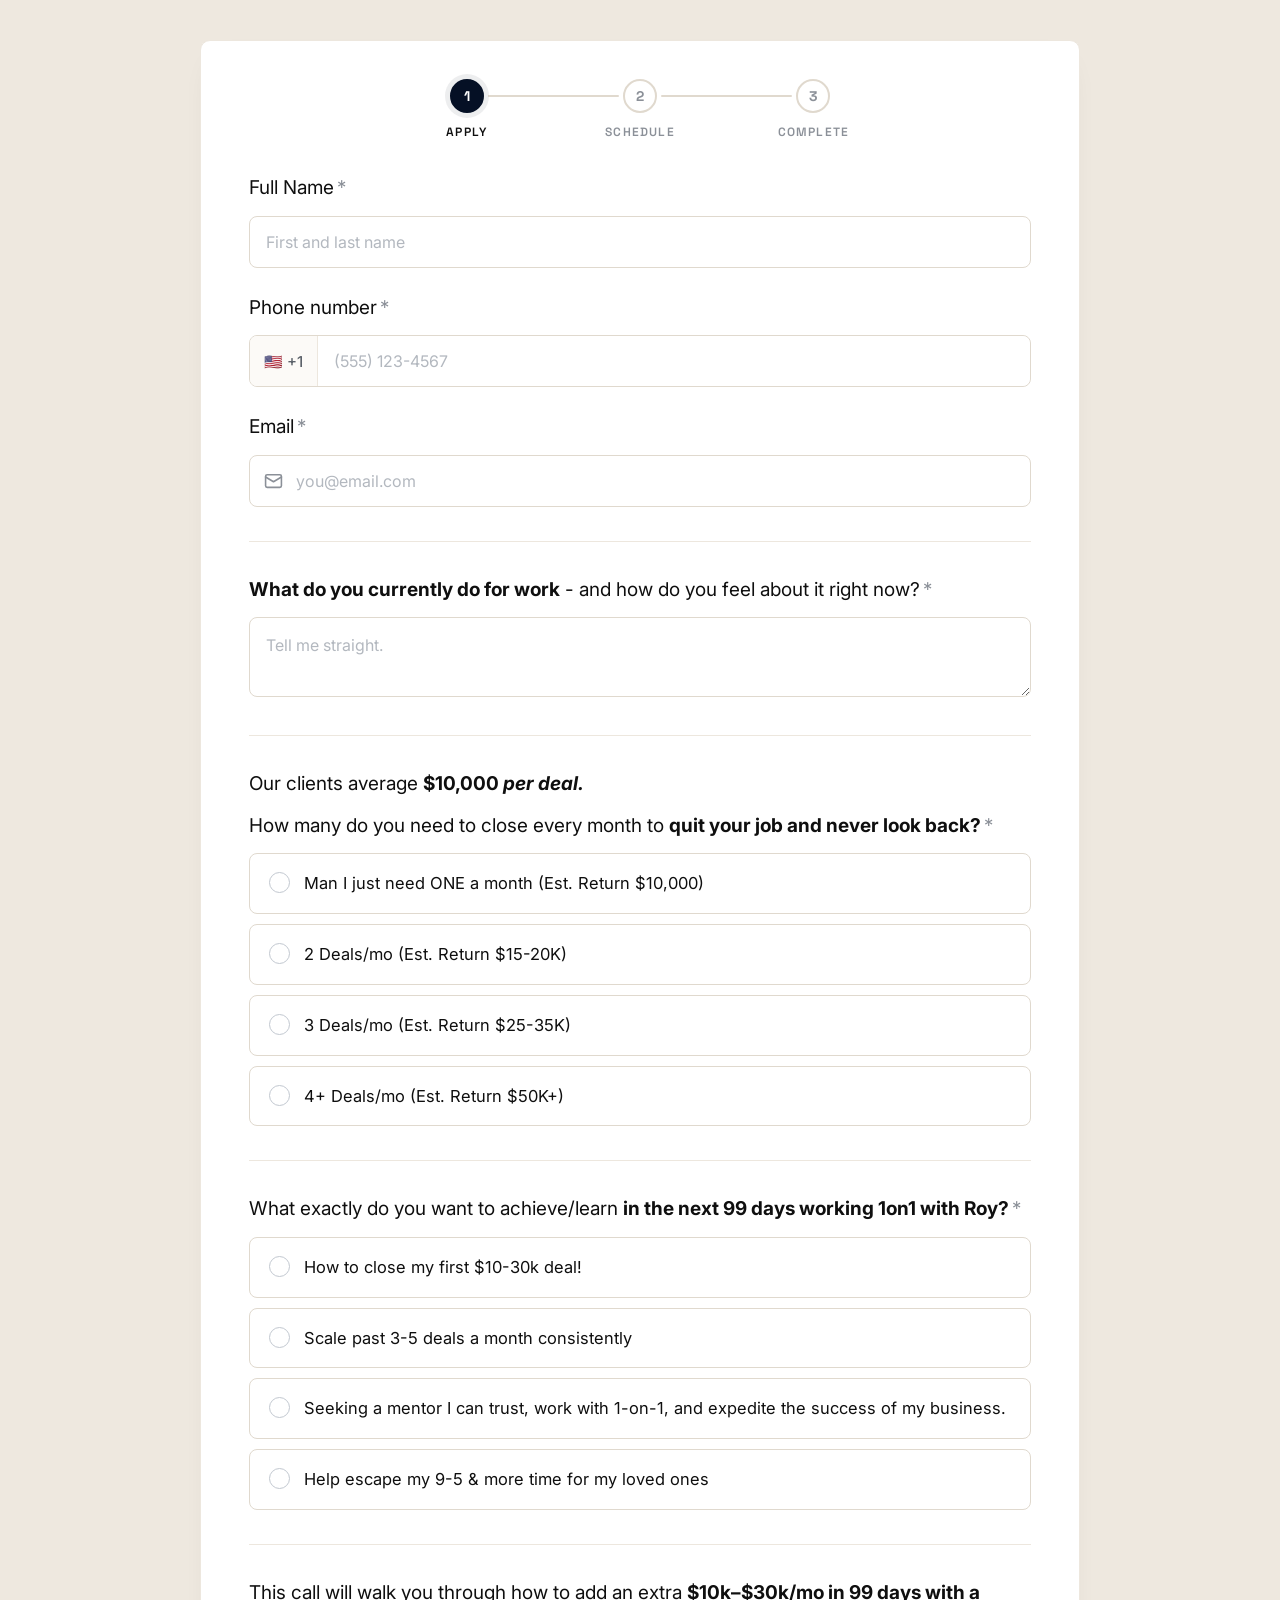
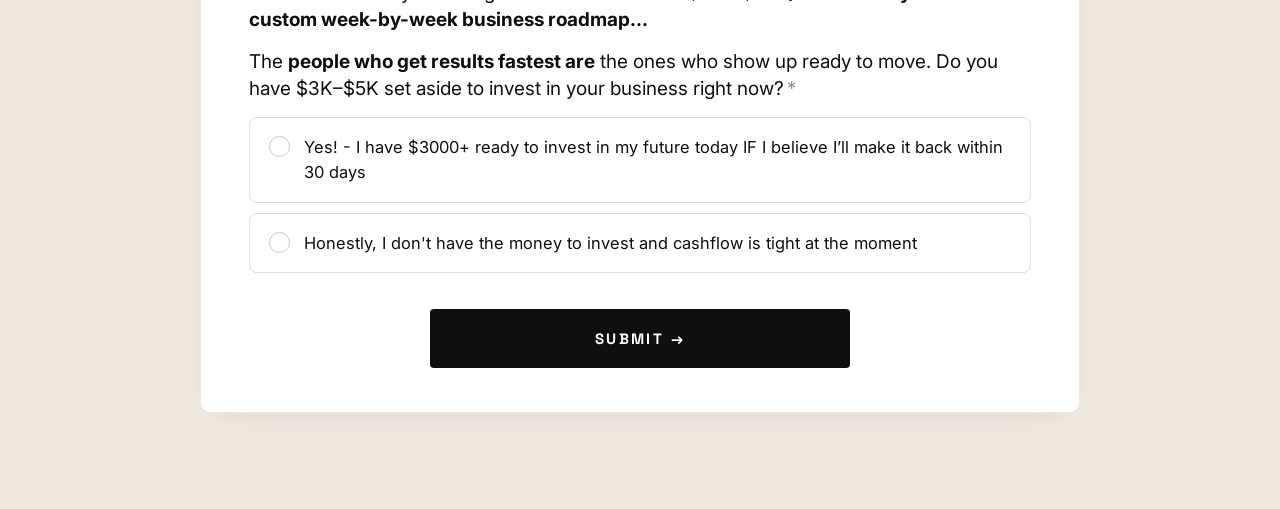
<file: apply/index.html>
<!DOCTYPE html>
<html lang="en">
<head>
<meta charset="UTF-8">
<meta name="viewport" content="width=device-width, initial-scale=1.0">
<title>Apply | Certified Closers</title>
<meta name="robots" content="noindex">
<meta name="theme-color" content="#EEE8DF">
<link rel="preconnect" href="https://fonts.googleapis.com">
<link rel="preconnect" href="https://fonts.gstatic.com" crossorigin>
<link href="https://fonts.googleapis.com/css2?family=Inter:wght@400;500;600;700;800&family=Space+Grotesk:wght@500;600;700&display=swap" rel="stylesheet">
<!-- Bump ?v= whenever form.css or form.js changes, or browsers serve stale copies. -->
<link rel="stylesheet" href="form.css?v=2026-08-14h">
<style>
  html{-webkit-text-size-adjust:100%}
  body{margin:0;background:#EEE8DF;padding:0 24px}
</style>
</head>
<body>

<!-- The form renders itself. Everything lives in form.js / form.css so this
     page and the sales page can never drift apart. -->
<div id="cc-apply" data-mode="standalone"></div>

<script src="form.js?v=2026-10-29a" defer></script>
</body>
</html>
</file>
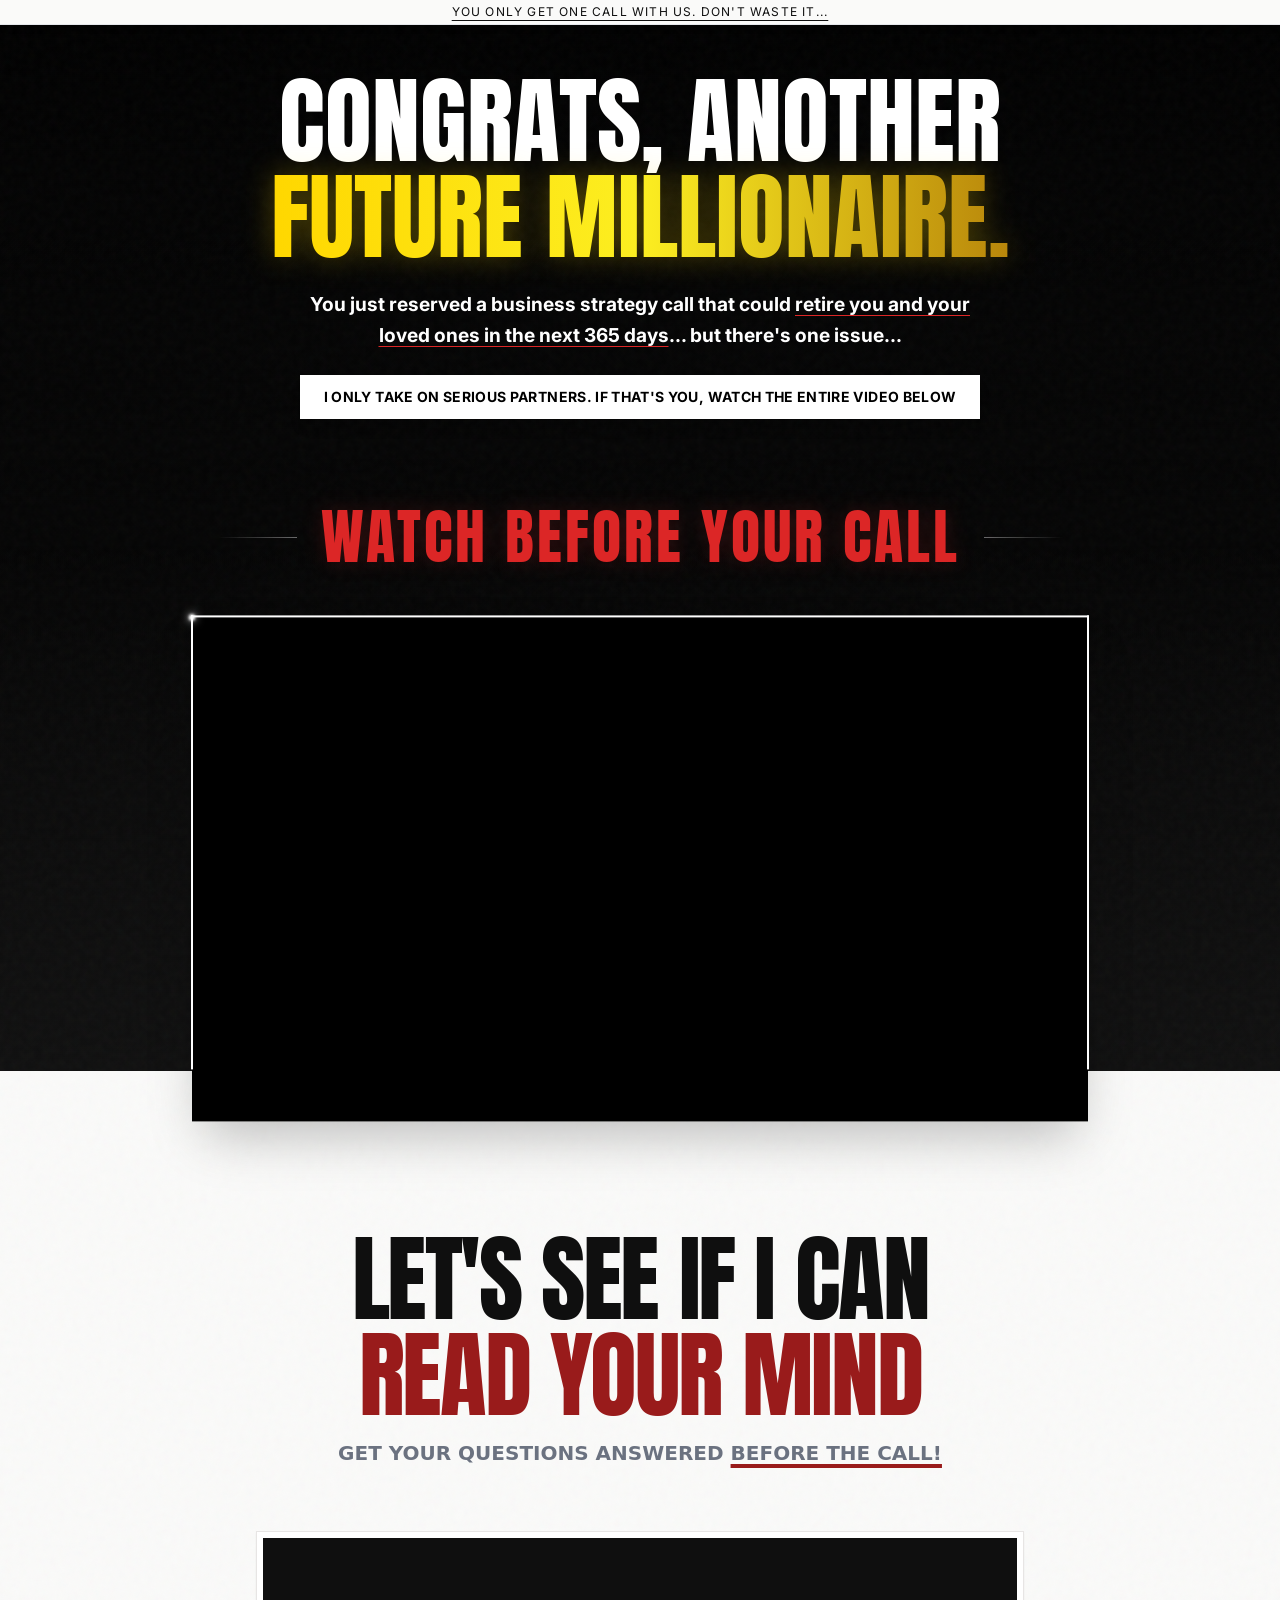
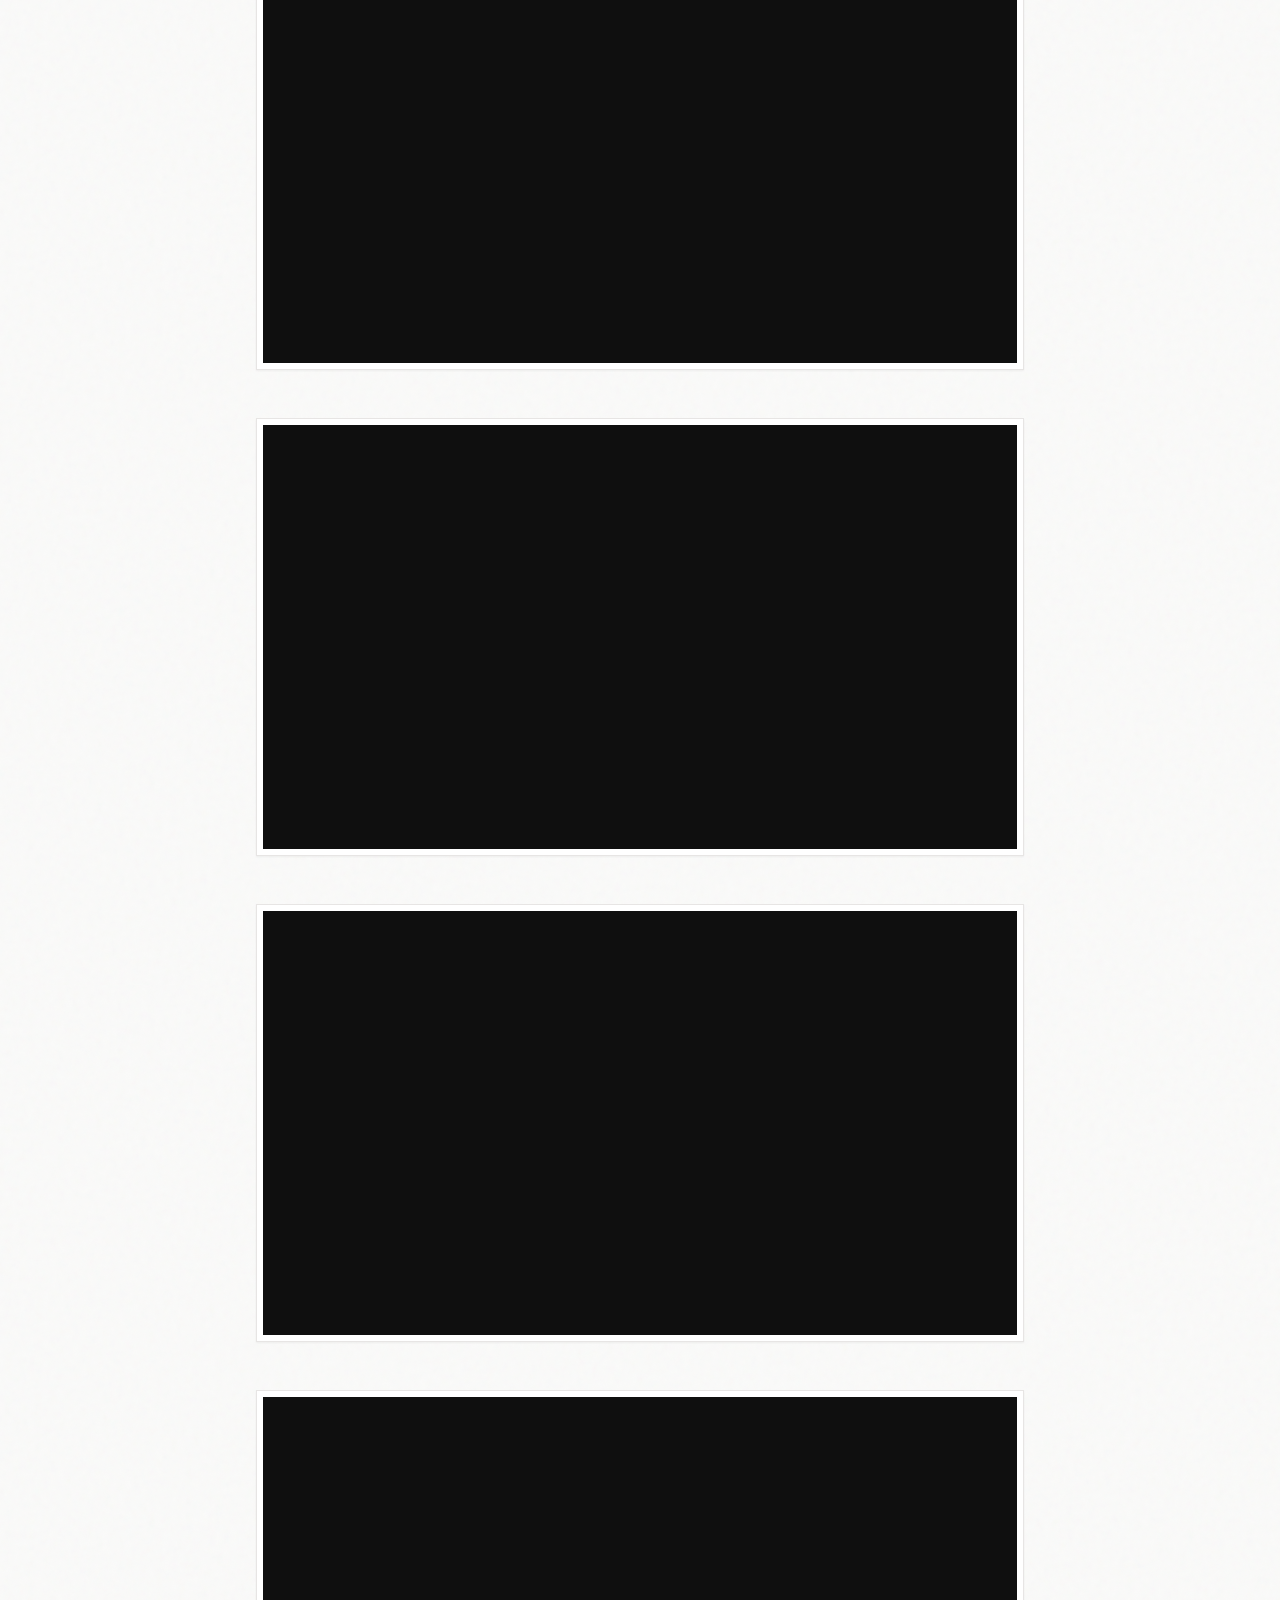
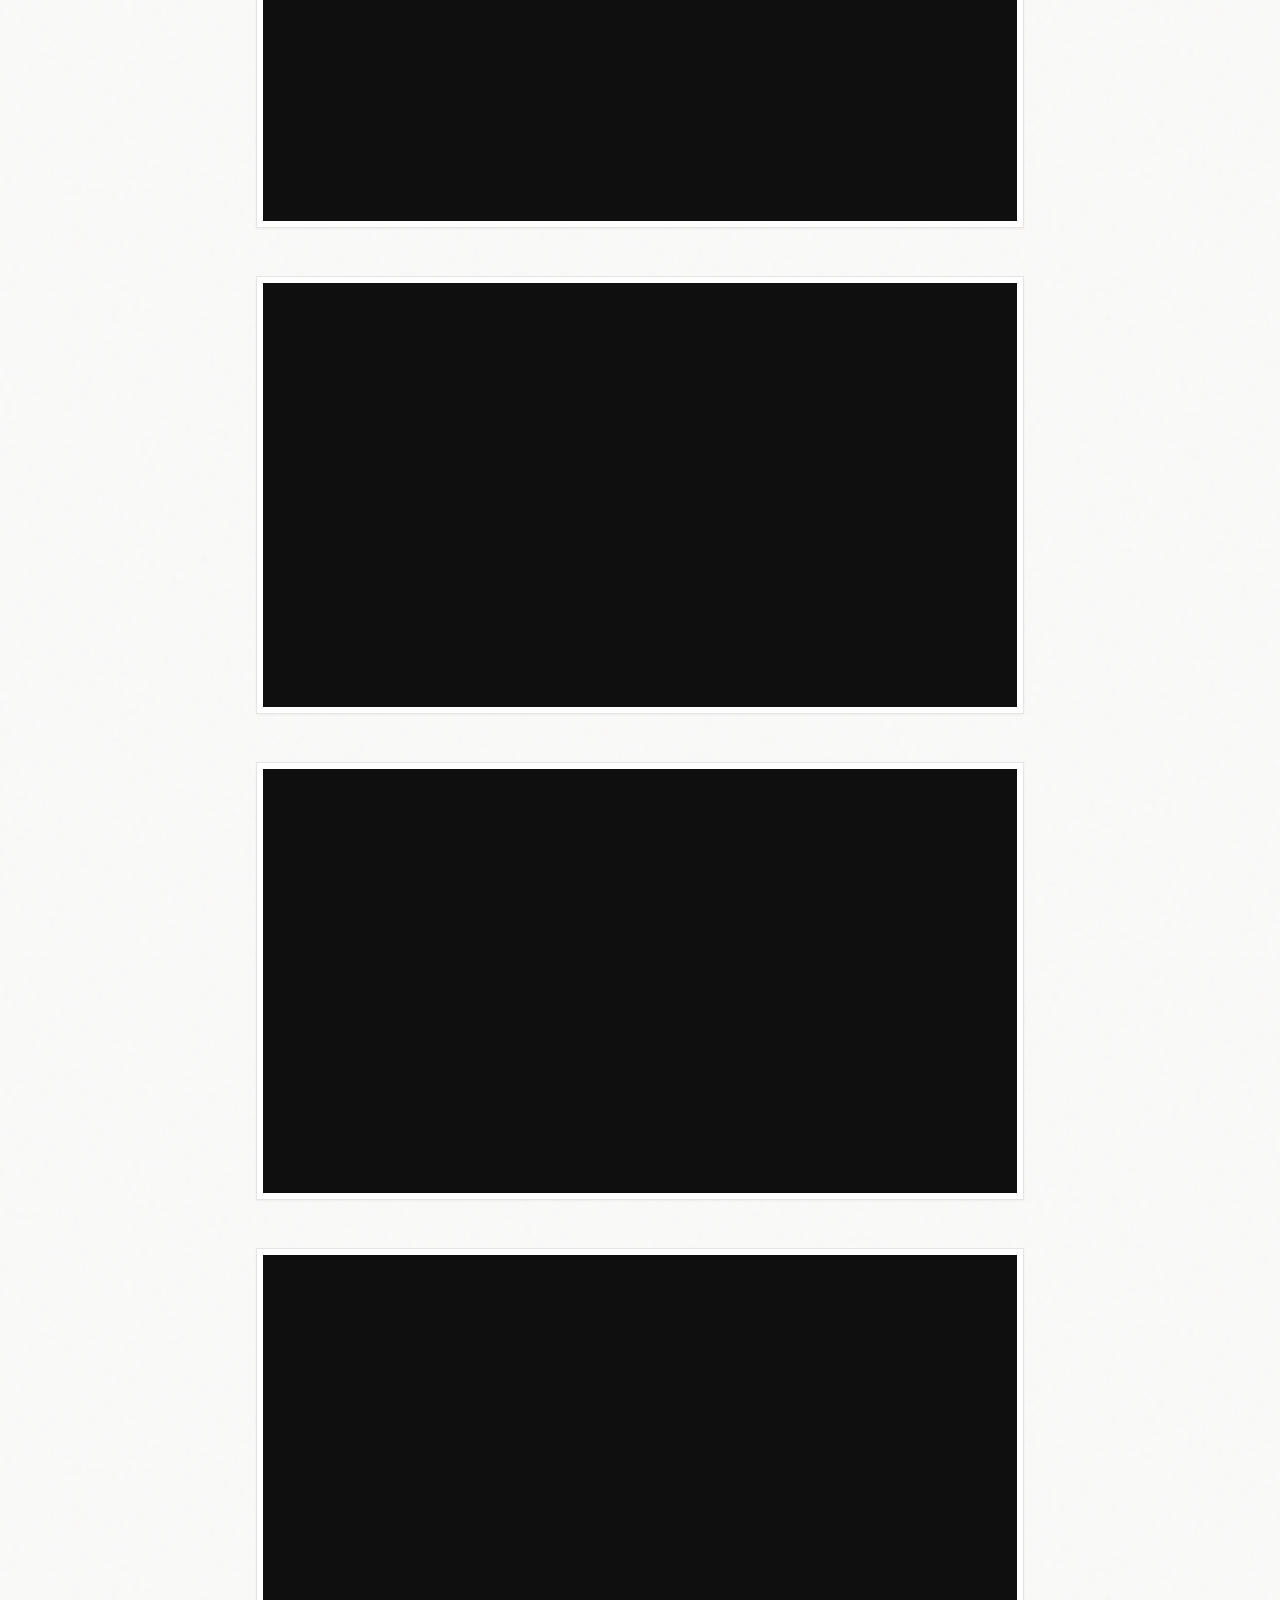
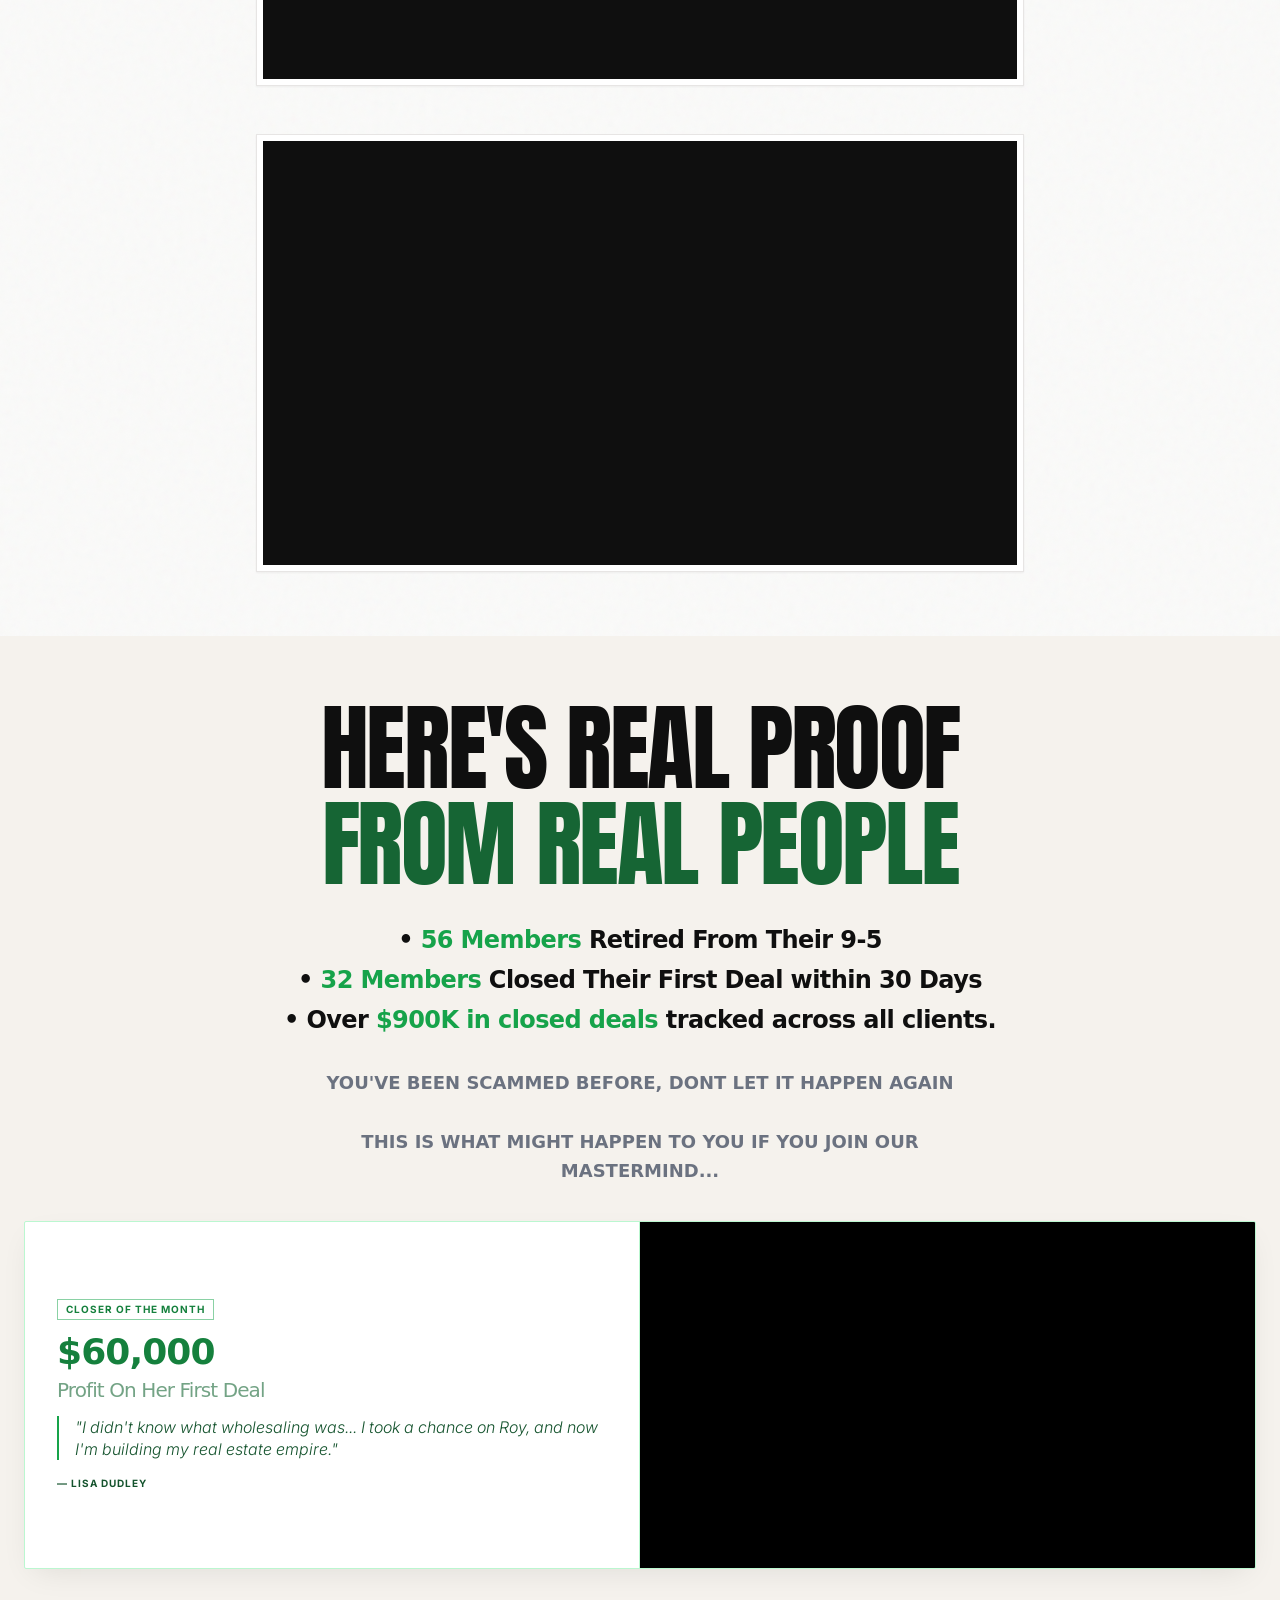
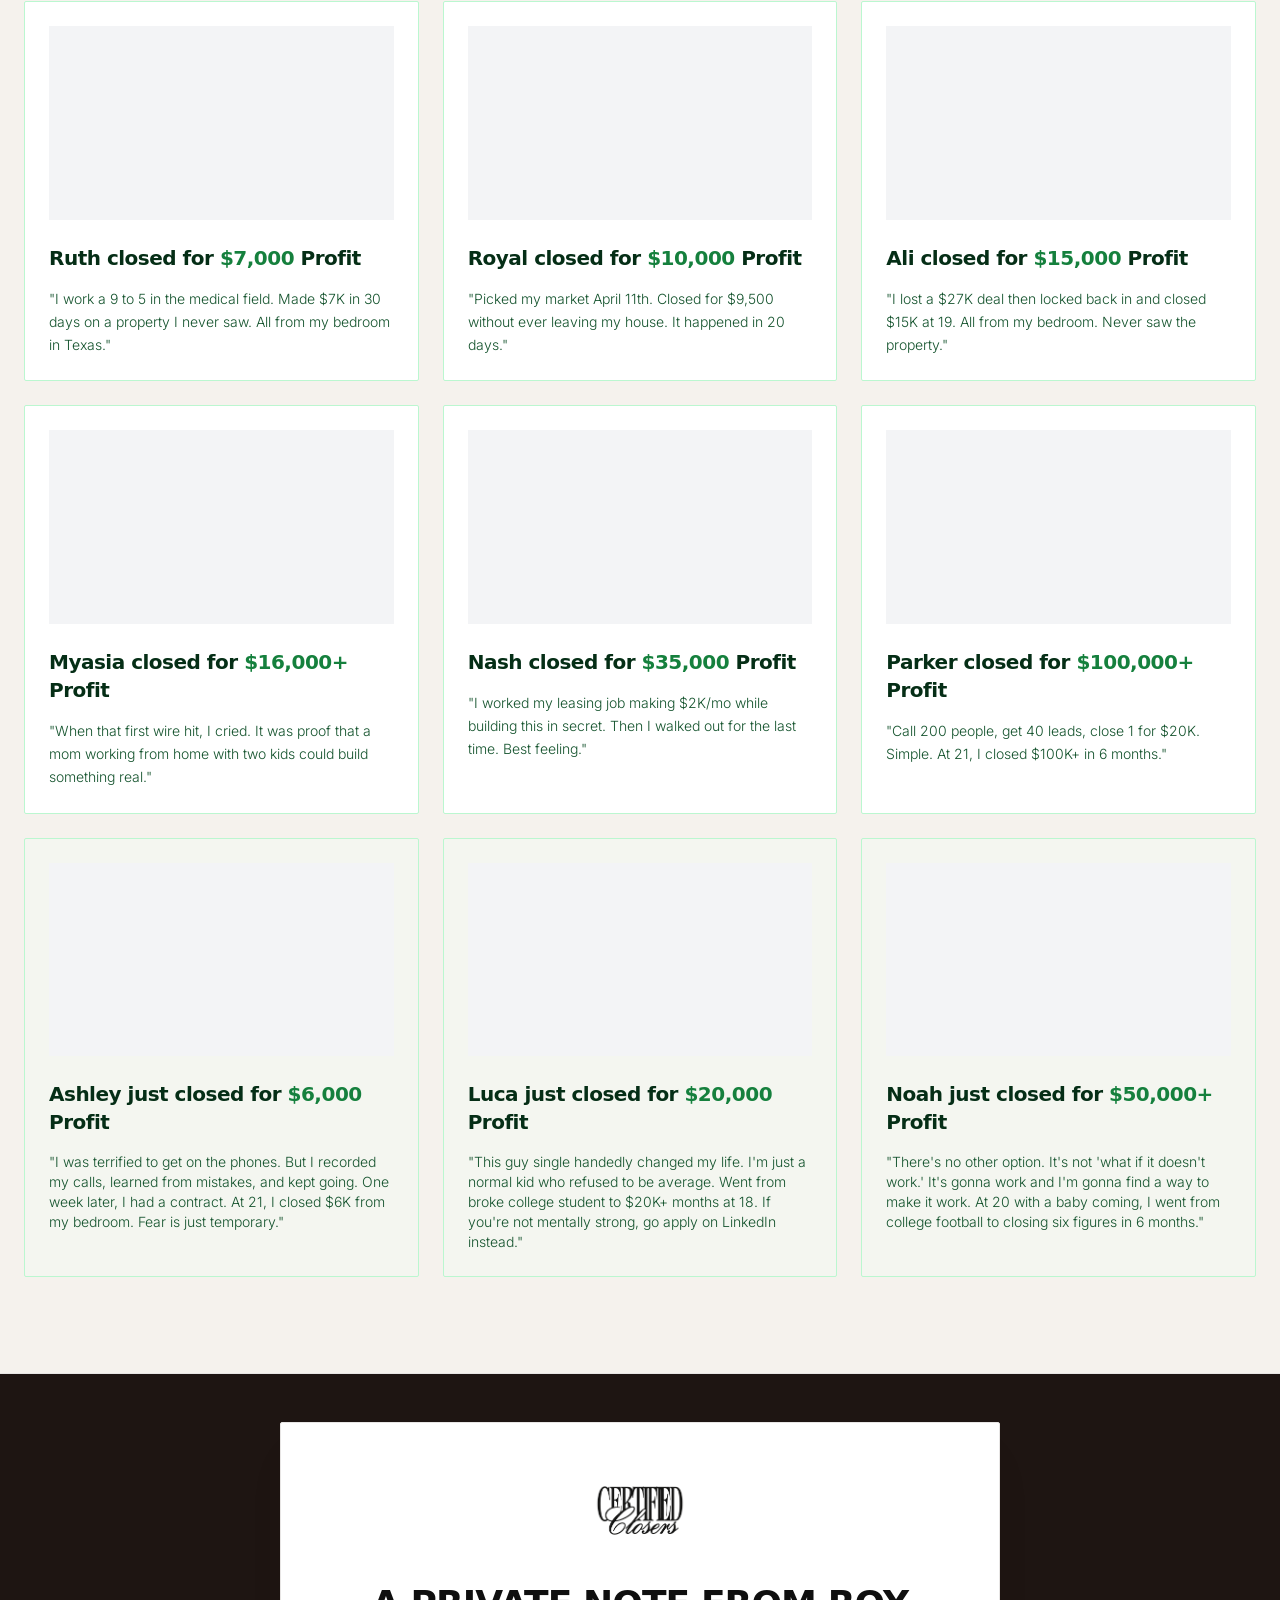
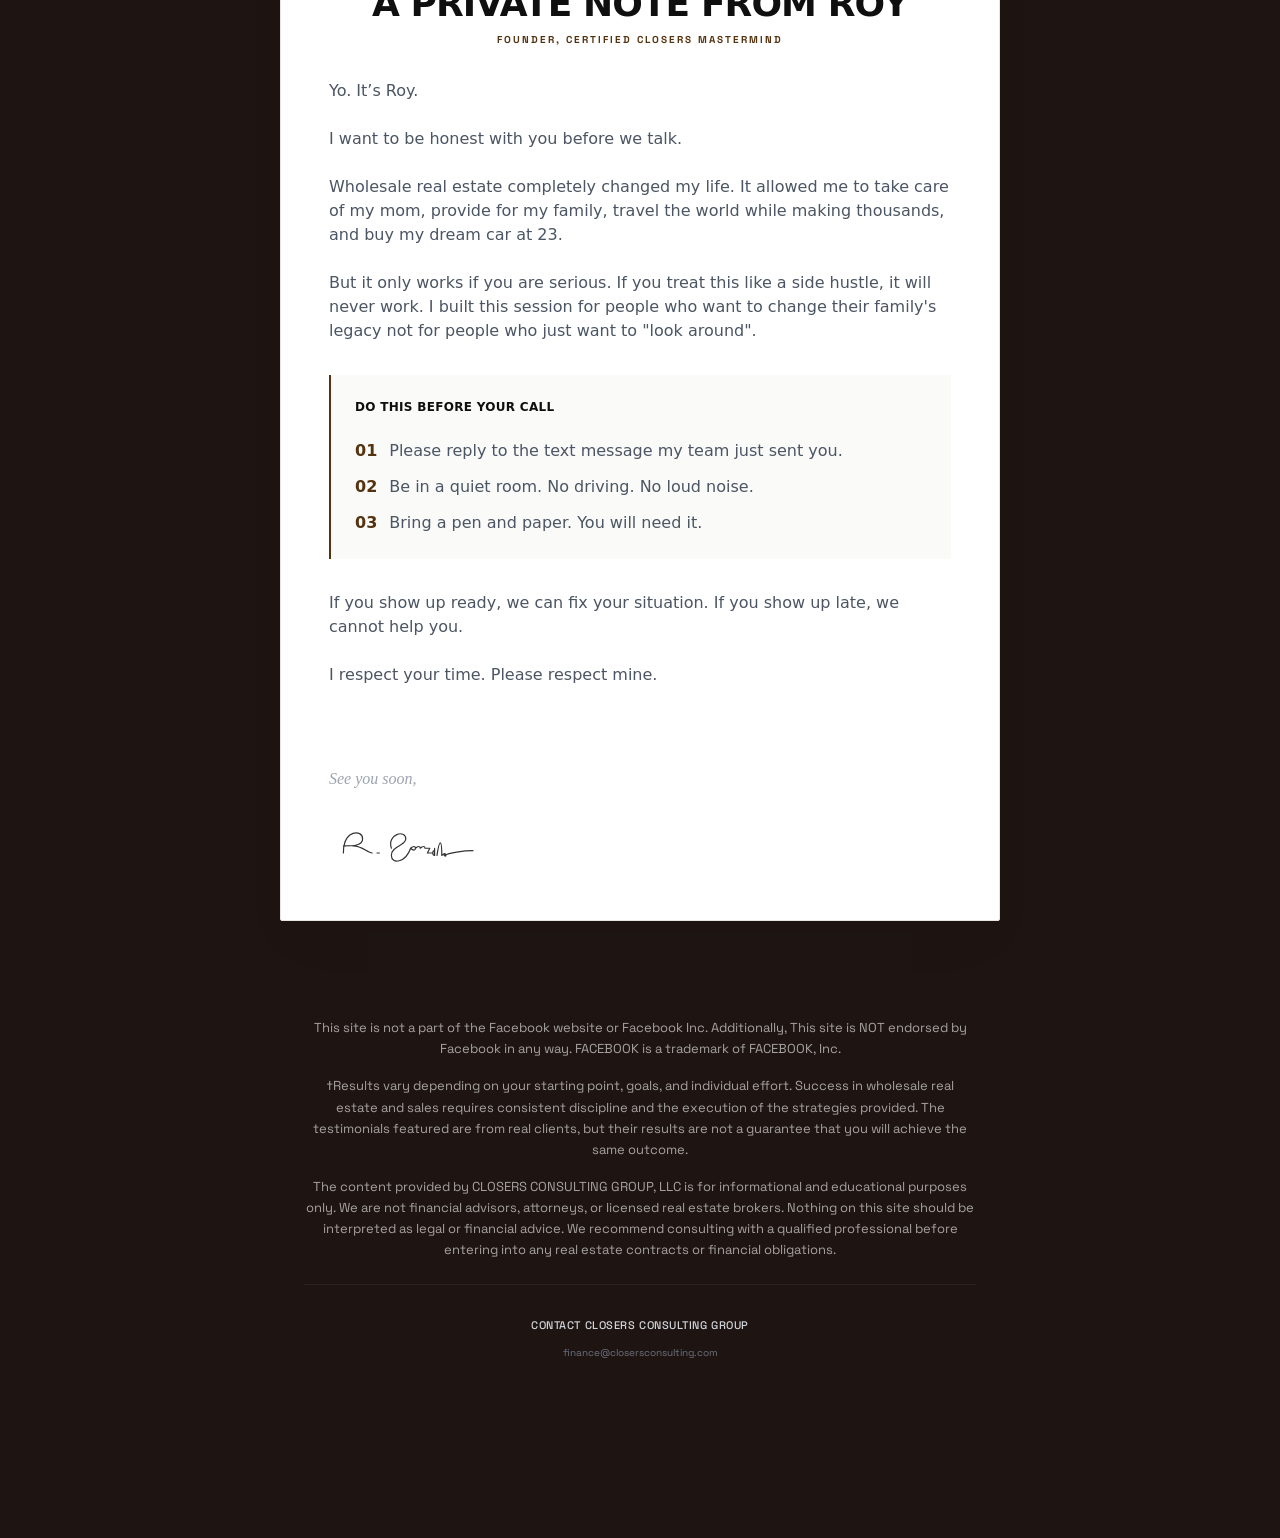
<file: booking-confirmation/index.html>
<!DOCTYPE html>
<html lang="en">
<head>
<meta charset="UTF-8">
<meta name="viewport" content="width=device-width, initial-scale=1.0">
<title>Future Millionaire Strategy</title>
<meta name="description" content="Your strategy call is booked. Watch this before your call.">
<!-- A confirmation page should never show up in search results. -->
<meta name="robots" content="noindex, nofollow">
<link rel="canonical" href="https://certifiedclosers.net/booking-confirmation/">
<meta name="theme-color" content="#000000">

<link rel="preconnect" href="https://fonts.googleapis.com">
<link rel="preconnect" href="https://fonts.gstatic.com" crossorigin>
<link rel="preconnect" href="https://fast.wistia.com">
<link rel="dns-prefetch" href="https://fast.wistia.net">
<link href="https://fonts.googleapis.com/css2?family=Inter:wght@300;400;500;600;700;800;900&family=Anton&family=Space+Grotesk:wght@400;500;600;700&display=swap" rel="stylesheet">
<script>
  /* Land at the top on reload without yanking a reader who already scrolled. */
  if ('scrollRestoration' in history) history.scrollRestoration = 'manual';
</script>
<style>*,:after,:before{--tw-border-spacing-x:0;--tw-border-spacing-y:0;--tw-translate-x:0;--tw-translate-y:0;--tw-rotate:0;--tw-skew-x:0;--tw-skew-y:0;--tw-scale-x:1;--tw-scale-y:1;--tw-pan-x: ;--tw-pan-y: ;--tw-pinch-zoom: ;--tw-scroll-snap-strictness:proximity;--tw-gradient-from-position: ;--tw-gradient-via-position: ;--tw-gradient-to-position: ;--tw-ordinal: ;--tw-slashed-zero: ;--tw-numeric-figure: ;--tw-numeric-spacing: ;--tw-numeric-fraction: ;--tw-ring-inset: ;--tw-ring-offset-width:0px;--tw-ring-offset-color:#fff;--tw-ring-color:rgba(59,130,246,.5);--tw-ring-offset-shadow:0 0 #0000;--tw-ring-shadow:0 0 #0000;--tw-shadow:0 0 #0000;--tw-shadow-colored:0 0 #0000;--tw-blur: ;--tw-brightness: ;--tw-contrast: ;--tw-grayscale: ;--tw-hue-rotate: ;--tw-invert: ;--tw-saturate: ;--tw-sepia: ;--tw-drop-shadow: ;--tw-backdrop-blur: ;--tw-backdrop-brightness: ;--tw-backdrop-contrast: ;--tw-backdrop-grayscale: ;--tw-backdrop-hue-rotate: ;--tw-backdrop-invert: ;--tw-backdrop-opacity: ;--tw-backdrop-saturate: ;--tw-backdrop-sepia: ;--tw-contain-size: ;--tw-contain-layout: ;--tw-contain-paint: ;--tw-contain-style: }::backdrop{--tw-border-spacing-x:0;--tw-border-spacing-y:0;--tw-translate-x:0;--tw-translate-y:0;--tw-rotate:0;--tw-skew-x:0;--tw-skew-y:0;--tw-scale-x:1;--tw-scale-y:1;--tw-pan-x: ;--tw-pan-y: ;--tw-pinch-zoom: ;--tw-scroll-snap-strictness:proximity;--tw-gradient-from-position: ;--tw-gradient-via-position: ;--tw-gradient-to-position: ;--tw-ordinal: ;--tw-slashed-zero: ;--tw-numeric-figure: ;--tw-numeric-spacing: ;--tw-numeric-fraction: ;--tw-ring-inset: ;--tw-ring-offset-width:0px;--tw-ring-offset-color:#fff;--tw-ring-color:rgba(59,130,246,.5);--tw-ring-offset-shadow:0 0 #0000;--tw-ring-shadow:0 0 #0000;--tw-shadow:0 0 #0000;--tw-shadow-colored:0 0 #0000;--tw-blur: ;--tw-brightness: ;--tw-contrast: ;--tw-grayscale: ;--tw-hue-rotate: ;--tw-invert: ;--tw-saturate: ;--tw-sepia: ;--tw-drop-shadow: ;--tw-backdrop-blur: ;--tw-backdrop-brightness: ;--tw-backdrop-contrast: ;--tw-backdrop-grayscale: ;--tw-backdrop-hue-rotate: ;--tw-backdrop-invert: ;--tw-backdrop-opacity: ;--tw-backdrop-saturate: ;--tw-backdrop-sepia: ;--tw-contain-size: ;--tw-contain-layout: ;--tw-contain-paint: ;--tw-contain-style: }/*! tailwindcss v3.4.17 | MIT License | https://tailwindcss.com*/*,:after,:before{box-sizing:border-box;border:0 solid #e5e7eb}:after,:before{--tw-content:""}:host,html{line-height:1.5;-webkit-text-size-adjust:100%;-moz-tab-size:4;-o-tab-size:4;tab-size:4;font-family:ui-sans-serif,system-ui,sans-serif,Apple Color Emoji,Segoe UI Emoji,Segoe UI Symbol,Noto Color Emoji;font-feature-settings:normal;font-variation-settings:normal;-webkit-tap-highlight-color:transparent}body{margin:0;line-height:inherit}hr{height:0;color:inherit;border-top-width:1px}abbr:where([title]){-webkit-text-decoration:underline dotted;text-decoration:underline dotted}h1,h2,h3,h4,h5,h6{font-size:inherit;font-weight:inherit}a{color:inherit;text-decoration:inherit}b,strong{font-weight:bolder}code,kbd,pre,samp{font-family:ui-monospace,SFMono-Regular,Menlo,Monaco,Consolas,Liberation Mono,Courier New,monospace;font-feature-settings:normal;font-variation-settings:normal;font-size:1em}small{font-size:80%}sub,sup{font-size:75%;line-height:0;position:relative;vertical-align:baseline}sub{bottom:-.25em}sup{top:-.5em}table{text-indent:0;border-color:inherit;border-collapse:collapse}button,input,optgroup,select,textarea{font-family:inherit;font-feature-settings:inherit;font-variation-settings:inherit;font-size:100%;font-weight:inherit;line-height:inherit;letter-spacing:inherit;color:inherit;margin:0;padding:0}button,select{text-transform:none}button,input:where([type=button]),input:where([type=reset]),input:where([type=submit]){-webkit-appearance:button;background-color:transparent;background-image:none}:-moz-focusring{outline:auto}:-moz-ui-invalid{box-shadow:none}progress{vertical-align:baseline}::-webkit-inner-spin-button,::-webkit-outer-spin-button{height:auto}[type=search]{-webkit-appearance:textfield;outline-offset:-2px}::-webkit-search-decoration{-webkit-appearance:none}::-webkit-file-upload-button{-webkit-appearance:button;font:inherit}summary{display:list-item}blockquote,dd,dl,figure,h1,h2,h3,h4,h5,h6,hr,p,pre{margin:0}fieldset{margin:0}fieldset,legend{padding:0}menu,ol,ul{list-style:none;margin:0;padding:0}dialog{padding:0}textarea{resize:vertical}input::-moz-placeholder,textarea::-moz-placeholder{opacity:1;color:#9ca3af}input::placeholder,textarea::placeholder{opacity:1;color:#9ca3af}[role=button],button{cursor:pointer}:disabled{cursor:default}audio,canvas,embed,iframe,img,object,svg,video{display:block;vertical-align:middle}img,video{max-width:100%;height:auto}[hidden]:where(:not([hidden=until-found])){display:none}.pointer-events-none{pointer-events:none}.visible{visibility:visible}.absolute{position:absolute}.relative{position:relative}.inset-0{inset:0}.-left-px{left:-1px}.-right-px{right:-1px}.-top-\[2px\]{top:-2px}.z-10{z-index:10}.z-20{z-index:20}.z-30{z-index:30}.z-50{z-index:50}.m-0{margin:0}.mx-auto{margin-left:auto;margin-right:auto}.my-8{margin-top:2rem;margin-bottom:2rem}.mb-0{margin-bottom:0}.mb-1{margin-bottom:.25rem}.mb-12{margin-bottom:3rem}.mb-16{margin-bottom:4rem}.mb-2{margin-bottom:.5rem}.mb-3{margin-bottom:.75rem}.mb-4{margin-bottom:1rem}.mb-6{margin-bottom:1.5rem}.mb-8{margin-bottom:2rem}.mr-3{margin-right:.75rem}.mt-1{margin-top:.25rem}.mt-12{margin-top:3rem}.mt-24{margin-top:6rem}.mt-4{margin-top:1rem}.mt-6{margin-top:1.5rem}.mt-8{margin-top:2rem}.block{display:block}.inline-block{display:inline-block}.flex{display:flex}.grid{display:grid}.aspect-video{aspect-ratio:16/9}.h-1\.5{height:.375rem}.h-\[90\%\]{height:90%}.h-auto{height:auto}.h-full{height:100%}.h-px{height:1px}.min-h-\[250px\]{min-height:250px}.w-1\.5{width:.375rem}.w-48{width:12rem}.w-8{width:2rem}.w-\[95\%\]{width:95%}.w-fit{width:-moz-fit-content;width:fit-content}.w-full{width:100%}.max-w-2xl{max-width:42rem}.max-w-3xl{max-width:48rem}.max-w-4xl{max-width:56rem}.max-w-7xl{max-width:80rem}.max-w-\[100px\]{max-width:100px}.max-w-xl{max-width:36rem}.-translate-x-1\/2{--tw-translate-x:-50%}.-translate-x-1\/2,.-translate-y-1\/2{transform:translate(var(--tw-translate-x),var(--tw-translate-y)) rotate(var(--tw-rotate)) skewX(var(--tw-skew-x)) skewY(var(--tw-skew-y)) scaleX(var(--tw-scale-x)) scaleY(var(--tw-scale-y))}.-translate-y-1\/2{--tw-translate-y:-50%}.translate-y-\[10\%\]{--tw-translate-y:10%;transform:translate(var(--tw-translate-x),var(--tw-translate-y)) rotate(var(--tw-rotate)) skewX(var(--tw-skew-x)) skewY(var(--tw-skew-y)) scaleX(var(--tw-scale-x)) scaleY(var(--tw-scale-y))}.list-none{list-style-type:none}.grid-cols-1{grid-template-columns:repeat(1,minmax(0,1fr))}.flex-col{flex-direction:column}.items-start{align-items:flex-start}.items-center{align-items:center}.items-stretch{align-items:stretch}.justify-center{justify-content:center}.gap-6{gap:1.5rem}.space-y-12>:not([hidden])~:not([hidden]){--tw-space-y-reverse:0;margin-top:calc(3rem*(1 - var(--tw-space-y-reverse)));margin-bottom:calc(3rem*var(--tw-space-y-reverse))}.space-y-2>:not([hidden])~:not([hidden]){--tw-space-y-reverse:0;margin-top:calc(.5rem*(1 - var(--tw-space-y-reverse)));margin-bottom:calc(.5rem*var(--tw-space-y-reverse))}.space-y-3>:not([hidden])~:not([hidden]){--tw-space-y-reverse:0;margin-top:calc(.75rem*(1 - var(--tw-space-y-reverse)));margin-bottom:calc(.75rem*var(--tw-space-y-reverse))}.space-y-4>:not([hidden])~:not([hidden]){--tw-space-y-reverse:0;margin-top:calc(1rem*(1 - var(--tw-space-y-reverse)));margin-bottom:calc(1rem*var(--tw-space-y-reverse))}.space-y-6>:not([hidden])~:not([hidden]){--tw-space-y-reverse:0;margin-top:calc(1.5rem*(1 - var(--tw-space-y-reverse)));margin-bottom:calc(1.5rem*var(--tw-space-y-reverse))}.overflow-hidden{overflow:hidden}.rounded-full{border-radius:9999px}.rounded-sm{border-radius:.125rem}.border{border-width:1px}.border-b{border-bottom-width:1px}.border-l-2{border-left-width:2px}.border-r-2{border-right-width:2px}.border-t{border-top-width:1px}.border-t-2{border-top-width:2px}.border-\[\#543310\]{--tw-border-opacity:1;border-color:rgb(84 51 16/var(--tw-border-opacity,1))}.border-\[\#E7E5E4\]{--tw-border-opacity:1;border-color:rgb(231 229 228/var(--tw-border-opacity,1))}.border-green-200{--tw-border-opacity:1;border-color:rgb(187 247 208/var(--tw-border-opacity,1))}.border-green-600{--tw-border-opacity:1;border-color:rgb(22 163 74/var(--tw-border-opacity,1))}.border-green-600\/50{border-color:rgba(22,163,74,.5)}.border-white{--tw-border-opacity:1;border-color:rgb(255 255 255/var(--tw-border-opacity,1))}.border-white\/5{border-color:hsla(0,0%,100%,.05)}.bg-\[\#0f0f0f\]{--tw-bg-opacity:1;background-color:rgb(15 15 15/var(--tw-bg-opacity,1))}.bg-\[\#1E1512\]{--tw-bg-opacity:1;background-color:rgb(30 21 18/var(--tw-bg-opacity,1))}.bg-\[\#F5F2ED\]{--tw-bg-opacity:1;background-color:rgb(245 242 237/var(--tw-bg-opacity,1))}.bg-\[\#FAFAF9\]{--tw-bg-opacity:1;background-color:rgb(250 250 249/var(--tw-bg-opacity,1))}.bg-black{--tw-bg-opacity:1;background-color:rgb(0 0 0/var(--tw-bg-opacity,1))}.bg-gray-100{--tw-bg-opacity:1;background-color:rgb(243 244 246/var(--tw-bg-opacity,1))}.bg-green-50\/30{background-color:rgba(240,253,244,.3)}.bg-white{--tw-bg-opacity:1;background-color:rgb(255 255 255/var(--tw-bg-opacity,1))}.bg-gradient-to-b{background-image:linear-gradient(to bottom,var(--tw-gradient-stops))}.bg-gradient-to-l{background-image:linear-gradient(to left,var(--tw-gradient-stops))}.bg-gradient-to-r{background-image:linear-gradient(to right,var(--tw-gradient-stops))}.from-\[\#FFD700\]{--tw-gradient-from:gold var(--tw-gradient-from-position);--tw-gradient-to:rgba(255,215,0,0) var(--tw-gradient-to-position);--tw-gradient-stops:var(--tw-gradient-from),var(--tw-gradient-to)}.from-transparent{--tw-gradient-from:transparent var(--tw-gradient-from-position);--tw-gradient-to:transparent var(--tw-gradient-to-position);--tw-gradient-stops:var(--tw-gradient-from),var(--tw-gradient-to)}.via-\[\#FCEE21\]{--tw-gradient-to:rgba(252,238,33,0) var(--tw-gradient-to-position);--tw-gradient-stops:var(--tw-gradient-from),#fcee21 var(--tw-gradient-via-position),var(--tw-gradient-to)}.via-black\/50{--tw-gradient-to:transparent var(--tw-gradient-to-position);--tw-gradient-stops:var(--tw-gradient-from),rgba(0,0,0,.5) var(--tw-gradient-via-position),var(--tw-gradient-to)}.to-\[\#0f0f0f\]{--tw-gradient-to:#0f0f0f var(--tw-gradient-to-position)}.to-\[\#B8860B\]{--tw-gradient-to:#b8860b var(--tw-gradient-to-position)}.to-white\/40{--tw-gradient-to:hsla(0,0%,100%,.4) var(--tw-gradient-to-position)}.bg-clip-text{-webkit-background-clip:text;background-clip:text}.p-1\.5{padding:.375rem}.p-6{padding:1.5rem}.px-2{padding-left:.5rem;padding-right:.5rem}.px-4{padding-left:1rem;padding-right:1rem}.px-6{padding-left:1.5rem;padding-right:1.5rem}.px-8{padding-left:2rem;padding-right:2rem}.py-0\.5{padding-top:.125rem;padding-bottom:.125rem}.py-1{padding-top:.25rem;padding-bottom:.25rem}.py-3{padding-top:.75rem;padding-bottom:.75rem}.pb-0{padding-bottom:0}.pb-12{padding-bottom:3rem}.pb-24{padding-bottom:6rem}.pb-3{padding-bottom:.75rem}.pb-32{padding-bottom:8rem}.pb-4{padding-bottom:1rem}.pb-8{padding-bottom:2rem}.pl-0{padding-left:0}.pl-4{padding-left:1rem}.pt-12{padding-top:3rem}.pt-16{padding-top:4rem}.pt-32{padding-top:8rem}.pt-4{padding-top:1rem}.pt-40{padding-top:10rem}.pt-8{padding-top:2rem}.text-center{text-align:center}.font-sans{font-family:ui-sans-serif,system-ui,sans-serif,Apple Color Emoji,Segoe UI Emoji,Segoe UI Symbol,Noto Color Emoji}.font-serif{font-family:ui-serif,Georgia,Cambria,Times New Roman,Times,serif}.text-2xl{font-size:1.5rem;line-height:2rem}.text-3xl{font-size:1.875rem;line-height:2.25rem}.text-5xl{font-size:3rem;line-height:1}.text-\[10px\]{font-size:10px}.text-\[11px\]{font-size:11px}.text-\[13px\]{font-size:13px}.text-\[14px\]{font-size:14px}.text-\[15px\]{font-size:15px}.text-\[3\.2rem\]{font-size:3.2rem}.text-base{font-size:1rem;line-height:1.5rem}.text-sm{font-size:.875rem;line-height:1.25rem}.text-xl{font-size:1.25rem;line-height:1.75rem}.text-xs{font-size:.75rem;line-height:1rem}.font-bold{font-weight:700}.font-light{font-weight:300}.font-medium{font-weight:500}.font-normal{font-weight:400}.uppercase{text-transform:uppercase}.italic{font-style:italic}.leading-\[0\.9\]{line-height:.9}.leading-loose{line-height:2}.leading-none{line-height:1}.leading-relaxed{line-height:1.625}.leading-snug{line-height:1.375}.leading-tight{line-height:1.25}.tracking-\[0\.2em\]{letter-spacing:.2em}.tracking-normal{letter-spacing:0}.tracking-tight{letter-spacing:-.025em}.tracking-wide{letter-spacing:.025em}.tracking-wider{letter-spacing:.05em}.tracking-widest{letter-spacing:.1em}.text-\[\#0f0f0f\]{--tw-text-opacity:1;color:rgb(15 15 15/var(--tw-text-opacity,1))}.text-\[\#166534\]{--tw-text-opacity:1;color:rgb(22 101 52/var(--tw-text-opacity,1))}.text-\[\#543310\]{--tw-text-opacity:1;color:rgb(84 51 16/var(--tw-text-opacity,1))}.text-\[\#991b1b\]{--tw-text-opacity:1;color:rgb(153 27 27/var(--tw-text-opacity,1))}.text-black{--tw-text-opacity:1;color:rgb(0 0 0/var(--tw-text-opacity,1))}.text-gray-300{--tw-text-opacity:1;color:rgb(209 213 219/var(--tw-text-opacity,1))}.text-gray-400{--tw-text-opacity:1;color:rgb(156 163 175/var(--tw-text-opacity,1))}.text-gray-500{--tw-text-opacity:1;color:rgb(107 114 128/var(--tw-text-opacity,1))}.text-gray-600{--tw-text-opacity:1;color:rgb(75 85 99/var(--tw-text-opacity,1))}.text-green-600{--tw-text-opacity:1;color:rgb(22 163 74/var(--tw-text-opacity,1))}.text-green-700{--tw-text-opacity:1;color:rgb(21 128 61/var(--tw-text-opacity,1))}.text-green-800\/60{color:rgba(22,101,52,.6)}.text-green-900{--tw-text-opacity:1;color:rgb(20 83 45/var(--tw-text-opacity,1))}.text-green-950{--tw-text-opacity:1;color:rgb(5 46 22/var(--tw-text-opacity,1))}.text-red-600{--tw-text-opacity:1;color:rgb(220 38 38/var(--tw-text-opacity,1))}.text-transparent{color:transparent}.text-white{--tw-text-opacity:1;color:rgb(255 255 255/var(--tw-text-opacity,1))}.underline{text-decoration-line:underline}.decoration-\[\#991b1b\]{text-decoration-color:#991b1b}.decoration-red-600{text-decoration-color:#dc2626}.decoration-4{text-decoration-thickness:4px}.underline-offset-4{text-underline-offset:4px}.opacity-100{opacity:1}.opacity-60{opacity:.6}.opacity-80{opacity:.8}.shadow-2xl{--tw-shadow:0 25px 50px -12px rgba(0,0,0,.25);--tw-shadow-colored:0 25px 50px -12px var(--tw-shadow-color);box-shadow:var(--tw-ring-offset-shadow,0 0 #0000),var(--tw-ring-shadow,0 0 #0000),var(--tw-shadow)}.shadow-\[0_0_10px_rgba\(255\2c 255\2c 255\2c 1\)\2c 0_0_3px_rgba\(255\2c 255\2c 255\2c 1\)\]{--tw-shadow:0 0 10px #fff,0 0 3px #fff;--tw-shadow-colored:0 0 10px var(--tw-shadow-color),0 0 3px var(--tw-shadow-color);box-shadow:var(--tw-ring-offset-shadow,0 0 #0000),var(--tw-ring-shadow,0 0 #0000),var(--tw-shadow)}.shadow-lg{--tw-shadow:0 10px 15px -3px rgba(0,0,0,.1),0 4px 6px -4px rgba(0,0,0,.1);--tw-shadow-colored:0 10px 15px -3px var(--tw-shadow-color),0 4px 6px -4px var(--tw-shadow-color)}.shadow-lg,.shadow-md{box-shadow:var(--tw-ring-offset-shadow,0 0 #0000),var(--tw-ring-shadow,0 0 #0000),var(--tw-shadow)}.shadow-md{--tw-shadow:0 4px 6px -1px rgba(0,0,0,.1),0 2px 4px -2px rgba(0,0,0,.1);--tw-shadow-colored:0 4px 6px -1px var(--tw-shadow-color),0 2px 4px -2px var(--tw-shadow-color)}.shadow-sm{--tw-shadow:0 1px 2px 0 rgba(0,0,0,.05);--tw-shadow-colored:0 1px 2px 0 var(--tw-shadow-color);box-shadow:var(--tw-ring-offset-shadow,0 0 #0000),var(--tw-ring-shadow,0 0 #0000),var(--tw-shadow)}.shadow-black\/5{--tw-shadow-color:rgba(0,0,0,.05);--tw-shadow:var(--tw-shadow-colored)}.blur-\[1px\]{--tw-blur:blur(1px)}.blur-\[1px\],.drop-shadow-\[0_0_10px_rgba\(220\2c 38\2c 38\2c 0\.2\)\]{filter:var(--tw-blur) var(--tw-brightness) var(--tw-contrast) var(--tw-grayscale) var(--tw-hue-rotate) var(--tw-invert) var(--tw-saturate) var(--tw-sepia) var(--tw-drop-shadow)}.drop-shadow-\[0_0_10px_rgba\(220\2c 38\2c 38\2c 0\.2\)\]{--tw-drop-shadow:drop-shadow(0 0 10px rgba(220,38,38,.2))}.drop-shadow-\[0_0_15px_rgba\(255\2c 215\2c 0\2c 0\.3\)\]{--tw-drop-shadow:drop-shadow(0 0 15px rgba(255,215,0,.3))}.drop-shadow-\[0_0_15px_rgba\(255\2c 215\2c 0\2c 0\.3\)\],.filter{filter:var(--tw-blur) var(--tw-brightness) var(--tw-contrast) var(--tw-grayscale) var(--tw-hue-rotate) var(--tw-invert) var(--tw-saturate) var(--tw-sepia) var(--tw-drop-shadow)}.transition-all{transition-property:all;transition-timing-function:cubic-bezier(.4,0,.2,1);transition-duration:.15s}.transition-colors{transition-property:color,background-color,border-color,text-decoration-color,fill,stroke;transition-timing-function:cubic-bezier(.4,0,.2,1);transition-duration:.15s}.transition-shadow{transition-property:box-shadow;transition-timing-function:cubic-bezier(.4,0,.2,1);transition-duration:.15s}.duration-300{transition-duration:.3s}.duration-500{transition-duration:.5s}.ease-in-out{transition-timing-function:cubic-bezier(.4,0,.2,1)}.ease-out{transition-timing-function:cubic-bezier(0,0,.2,1)}.hover\:text-\[\#B8860B\]:hover{--tw-text-opacity:1;color:rgb(184 134 11/var(--tw-text-opacity,1))}.hover\:shadow-lg:hover{--tw-shadow:0 10px 15px -3px rgba(0,0,0,.1),0 4px 6px -4px rgba(0,0,0,.1);--tw-shadow-colored:0 10px 15px -3px var(--tw-shadow-color),0 4px 6px -4px var(--tw-shadow-color);box-shadow:var(--tw-ring-offset-shadow,0 0 #0000),var(--tw-ring-shadow,0 0 #0000),var(--tw-shadow)}.group:hover .group-hover\:brightness-110{--tw-brightness:brightness(1.1);filter:var(--tw-blur) var(--tw-brightness) var(--tw-contrast) var(--tw-grayscale) var(--tw-hue-rotate) var(--tw-invert) var(--tw-saturate) var(--tw-sepia) var(--tw-drop-shadow)}@media (min-width:640px){.sm\:inline-block{display:inline-block}.sm\:w-auto{width:auto}.sm\:px-4{padding-left:1rem;padding-right:1rem}.sm\:px-6{padding-left:1.5rem;padding-right:1.5rem}.sm\:text-6xl{font-size:3.75rem;line-height:1}.sm\:text-7xl{font-size:4.5rem;line-height:1}.sm\:text-xs{font-size:.75rem;line-height:1rem}}@media (min-width:768px){.md\:hidden{display:none}.md\:min-h-0{min-height:0}.md\:w-1\/2{width:50%}.md\:w-20{width:5rem}.md\:max-w-2xl{max-width:42rem}.md\:grid-cols-2{grid-template-columns:repeat(2,minmax(0,1fr))}.md\:flex-row{flex-direction:row}.md\:whitespace-nowrap{white-space:nowrap}.md\:border-b-0{border-bottom-width:0}.md\:border-r{border-right-width:1px}.md\:p-8{padding:2rem}.md\:px-12{padding-left:3rem;padding-right:3rem}.md\:px-6{padding-left:1.5rem;padding-right:1.5rem}.md\:pb-12{padding-bottom:3rem}.md\:pb-16{padding-bottom:4rem}.md\:pt-40{padding-top:10rem}.md\:pt-6{padding-top:1.5rem}.md\:text-2xl{font-size:1.5rem;line-height:2rem}.md\:text-4xl{font-size:2.25rem;line-height:2.5rem}.md\:text-6xl{font-size:3.75rem;line-height:1}.md\:text-8xl{font-size:6rem;line-height:1}.md\:text-\[1\.2em\]{font-size:1.2em}.md\:text-\[18px\]{font-size:18px}.md\:text-base{font-size:1rem;line-height:1.5rem}.md\:text-sm{font-size:.875rem;line-height:1.25rem}.md\:text-xl{font-size:1.25rem;line-height:1.75rem}.md\:text-xs{font-size:.75rem;line-height:1rem}}@media (min-width:1024px){.lg\:grid-cols-3{grid-template-columns:repeat(3,minmax(0,1fr))}.lg\:text-8xl{font-size:6rem;line-height:1}}</style>
<style>
:root{
  --luxury-base:#FAFAF9; --luxury-dark:#0f0f0f; --luxury-gold:#B8860B; --luxury-gold-light:#FFD700;
  --luxury-blue:#89CFF0; --deep-blue:#1E3A8A; --deep-green:#166534; --deep-red:#991b1b;
  --pastel-black:#121212; --luxury-border:#E7E5E4; --cream-beige:#F5F2ED;
  --deep-brown-bg:#1B1411; --deep-brown-accent:#543310;
}
/* The page background propagates to the browser canvas, and this page's is nearly
   white. So rubber-banding past the top or bottom flashed a white bar. Painting
   the canvas the footer colour kills it, and overscroll-behavior stops the bounce
   happening at all where it is supported. */
html{overflow-x:hidden;background-color:#1E1512;overscroll-behavior:none;}
body{background-color:var(--luxury-base);color:var(--luxury-dark);font-family:'Inter',sans-serif;-webkit-font-smoothing:antialiased;overscroll-behavior:none;}
.font-display{font-family:'Anton',sans-serif;}
.font-future{font-family:'Space Grotesk',sans-serif;}
.bg-grain{position:relative;}
.bg-grain::before{content:"";position:absolute;top:0;left:0;width:100%;height:100%;background-image:url("data:image/svg+xml,%3Csvg viewBox='0 0 200 200' xmlns='http://www.w3.org/2000/svg'%3E%3Cfilter id='noiseFilter'%3E%3CfeTurbulence type='fractalNoise' baseFrequency='0.85' numOctaves='3' stitchTiles='stitch'/%3E%3C/filter%3E%3Crect width='100%25' height='100%25' filter='url(%23noiseFilter)' opacity='0.03'/%3E%3C/svg%3E");pointer-events:none;z-index:1;}
.shadow-elegant{box-shadow:0 10px 30px -10px rgba(0,0,0,0.1);}
@keyframes fadeInUp{from{opacity:0;transform:translateY(20px);}to{opacity:1;transform:translateY(0);}}
.fade-in-up{animation:fadeInUp 0.8s ease-out forwards;}
@keyframes alert-bg-fade{0%,20%{background-color:#dc2626;border-bottom-color:#b91c1c;}100%{background-color:#ffffff;border-bottom-color:#e5e5e5;}}
@keyframes alert-text-fade{0%,20%{color:#ffffff;}100%{color:#0f0f0f;}}
@keyframes alert-subtext-fade{0%,20%{color:rgba(255,255,255,0.9);text-decoration-color:rgba(255,255,255,0.5);}100%{color:#4b5563;text-decoration-color:#9ca3af;}}
.animate-alert-bg{animation:alert-bg-fade 5s ease-in-out infinite alternate;}
.animate-alert-text{animation:alert-text-fade 5s ease-in-out infinite alternate;}
.animate-alert-subtext{animation:alert-subtext-fade 5s ease-in-out infinite alternate;}
@keyframes shooting-star{0%{top:90%;left:-2px;opacity:0;}5%{opacity:1;}30%{top:-2px;left:-2px;}70%{top:-2px;left:calc(100% + 2px);}95%{opacity:1;}100%{top:90%;left:calc(100% + 2px);opacity:0;}}
.animate-star{animation:shooting-star 8s linear infinite;}
wistia-player:not(:defined),.wistia-lazy{background:center/contain no-repeat url('https://fast.wistia.com/embed/medias/placeholder/swatch');display:block;filter:blur(5px);padding-top:56.25%;}
wistia-player[media-id='qsod2x9q1u']:not(:defined){background:center/contain no-repeat url('https://fast.wistia.com/embed/medias/qsod2x9q1u/swatch');display:block;filter:blur(5px);padding-top:56.25%;}
.wistia-lazy[data-media-id='ykkg5iblkq']{background:center/contain no-repeat url('https://fast.wistia.com/embed/medias/ykkg5iblkq/swatch');}
.wistia-lazy[data-media-id='2j816wcnq7']{background:center/contain no-repeat url('https://fast.wistia.com/embed/medias/2j816wcnq7/swatch');}
.wistia-lazy[data-media-id='fxo9ffbpf6']{background:center/contain no-repeat url('https://fast.wistia.com/embed/medias/fxo9ffbpf6/swatch');}
.prose p{margin-bottom:1.5rem;}
@media (prefers-reduced-motion:reduce){
  .fade-in-up{animation:none;}
  .animate-star{animation:none;opacity:0;}
  .animate-alert-bg,.animate-alert-text,.animate-alert-subtext{animation:none;}
  .animate-alert-bg{background-color:#dc2626;}
  .animate-alert-subtext{color:rgba(255,255,255,0.9);}
}
</style>
<script src="https://fast.wistia.com/player.js" async></script>
<script>
  document.addEventListener('DOMContentLoaded', function () {
    // The hero VSL is the point of this page, so it loads straight away.
    var hero = document.createElement('script');
    hero.src = 'https://fast.wistia.com/embed/qsod2x9q1u.js';
    hero.type = 'module'; hero.async = true;
    document.head.appendChild(hero);

    // The other 18 videos are placeholders until they are nearly on screen.
    // Loading only their <script> is not enough: once player.js is running it
    // initialises EVERY <wistia-player> in the document, so the element itself
    // has to stay out of the DOM. The placeholder keeps the exact same box, so
    // nothing moves when the real player takes its place.
    var io = new IntersectionObserver(function (entries) {
      entries.forEach(function (entry) {
        if (!entry.isIntersecting) return;
        var ph = entry.target;
        io.unobserve(ph);

        var id = ph.dataset.mediaId;
        var player = document.createElement('wistia-player');
        player.setAttribute('media-id', id);
        player.setAttribute('aspect', ph.dataset.aspect || '1.7777777777777777');
        var cls = ph.className.replace('wistia-lazy', '').trim();
        if (cls) player.className = cls;
        ph.replaceWith(player);

        var s = document.createElement('script');
        s.src = 'https://fast.wistia.com/embed/' + id + '.js';
        s.type = 'module'; s.async = true;
        document.head.appendChild(s);
      });
    }, { rootMargin: '600px' });

    document.querySelectorAll('.wistia-lazy').forEach(function (p) { io.observe(p); });

    // These three run forever. Stop them when they scroll out of view.
    var bar = document.querySelector('.animate-alert-bg');
    if (bar) new IntersectionObserver(function (e) {
      var state = e[0].isIntersecting ? 'running' : 'paused';
      bar.style.animationPlayState = state;
      bar.querySelectorAll('*').forEach(function (n) { n.style.animationPlayState = state; });
    }).observe(bar);

    var star = document.querySelector('.animate-star');
    if (star && star.parentElement) new IntersectionObserver(function (e) {
      star.style.animationPlayState = e[0].isIntersecting ? 'running' : 'paused';
    }).observe(star.parentElement);
  });
</script>
</head>
<body>

<!-- 1. URGENCY BAR -->
<div class="w-full py-1 px-6 text-center shadow-md relative z-50 animate-alert-bg border-b">
  <p class="text-[10px] md:text-xs font-normal tracking-widest uppercase underline underline-offset-4 animate-alert-subtext">
    You only get ONE call with us. Don't waste it...
  </p>
</div>

<div class="bg-grain">
  <!-- CINEMATIC DARK TOP SECTION -->
  <div class="relative bg-black text-white pb-0" style="background: linear-gradient(to bottom, #000000 0%, #0f0f0f 100%)">
    <div class="absolute inset-0 bg-gradient-to-b from-transparent via-black/50 to-[#0f0f0f] pointer-events-none"></div>

    <!-- 2. HERO CONTENT -->
    <header class="relative pt-12 pb-8 md:pb-16 px-6 z-10">
      <div class="max-w-4xl mx-auto text-center">
        <h1 class="fade-in-up font-display text-5xl sm:text-6xl md:text-8xl leading-tight mb-6 uppercase">
          CONGRATS, ANOTHER <br />
          <span class="text-transparent bg-clip-text bg-gradient-to-r from-[#FFD700] via-[#FCEE21] to-[#B8860B] drop-shadow-[0_0_15px_rgba(255,215,0,0.3)]">
            FUTURE MILLIONAIRE.
          </span>
        </h1>

        <div class="prose prose-lg mx-auto text-gray-400 leading-relaxed max-w-xl md:max-w-2xl font-light">
          <p class="mb-4 font-bold text-white md:text-[1.2em]">
            You just reserved a business strategy call that could <span class="underline decoration-red-600 underline-offset-4">retire you and your loved ones in the next 365 days</span>... but there's one issue...
          </p>
          <!-- Partners badge -->
          <div class="mt-6 flex justify-center">
            <p class="bg-white text-black font-bold px-2 py-3 uppercase tracking-wide text-[14px] leading-tight shadow-lg w-[95%] mx-auto block sm:text-xs sm:w-auto sm:inline-block sm:px-4 md:text-sm md:px-6 md:whitespace-nowrap">
              I only take on serious partners. If that's you, watch the entire video below
            </p>
          </div>
        </div>
      </div>
    </header>

    <!-- 3. VSL SECTION -->
    <section class="relative px-4 sm:px-6 z-20 pb-0">
      <div class="max-w-4xl mx-auto">
        <div class="flex items-center justify-center gap-6 mb-0">
          <span class="h-px w-8 md:w-20 bg-gradient-to-r from-transparent to-white/40"></span>
          <h2 class="font-display text-2xl md:text-6xl text-red-600 uppercase tracking-wider drop-shadow-[0_0_10px_rgba(220,38,38,0.2)]">
            WATCH BEFORE YOUR CALL
          </h2>
          <span class="h-px w-8 md:w-20 bg-gradient-to-l from-transparent to-white/40"></span>
        </div>

        <div class="relative group translate-y-[10%] z-30">
          <div class="absolute -top-[2px] -left-px -right-px h-[90%] border-t-2 border-l-2 border-r-2 border-white pointer-events-none z-10 opacity-100"></div>
          <div class="absolute w-1.5 h-1.5 bg-white rounded-full blur-[1px] shadow-[0_0_10px_rgba(255,255,255,1),0_0_3px_rgba(255,255,255,1)] animate-star pointer-events-none z-20 -translate-x-1/2 -translate-y-1/2"></div>

          <div class="relative aspect-video w-full bg-black shadow-2xl overflow-hidden">
            <wistia-player
              media-id="qsod2x9q1u"
              aspect="1.7777777777777777"
              class="w-full h-full"
            ></wistia-player>
          </div>
        </div>
      </div>
    </section>
  </div>

  <!-- LIGHT CONTENT WRAPPER -->
  <div class="relative z-10">
    <!-- 4. MIND READING / BRIEFING SECTION -->
    <!-- pt is responsive on purpose: the video above is pushed down by a PERCENTAGE
         of its own height, so on a phone it only overhangs ~20px while on desktop it
         overhangs ~51px. A flat pt-40 therefore left 140px of dead white on mobile
         against 109px on desktop. This keeps the visible gap even at every width. -->
    <div class="max-w-4xl mx-auto px-6 pt-32 md:pt-40 pb-4">
      <section class="mb-12 text-center">
        <h3 class="font-display text-[3.2rem] sm:text-7xl lg:text-8xl text-[#0f0f0f] uppercase tracking-tight leading-[0.9] mb-4">
          LET'S SEE IF I CAN <br />
          <span class="text-[#991b1b]">READ YOUR MIND</span>
        </h3>

        <p class="font-sans font-bold text-xl md:text-xl text-gray-500 uppercase tracking-normal mb-16 w-full text-center leading-tight">
          GET YOUR QUESTIONS ANSWERED <br class="md:hidden" /> <span class="underline decoration-[#991b1b] decoration-4 underline-offset-4">BEFORE THE CALL!</span>
        </p>

        <div class="space-y-12 max-w-3xl mx-auto">
          <div class="group relative bg-white border border-[#E7E5E4] p-1.5 shadow-sm hover:shadow-lg transition-all duration-300">
            <div class="relative aspect-video bg-[#0f0f0f] overflow-hidden group-hover:brightness-110 transition-all">
              <div class="wistia-lazy w-full h-full" data-media-id="ykkg5iblkq" data-aspect="1.7777777777777777"></div>
            </div>
          </div>
          <div class="group relative bg-white border border-[#E7E5E4] p-1.5 shadow-sm hover:shadow-lg transition-all duration-300">
            <div class="relative aspect-video bg-[#0f0f0f] overflow-hidden group-hover:brightness-110 transition-all">
              <div class="wistia-lazy w-full h-full" data-media-id="y4s63904pa" data-aspect="1.7777777777777777"></div>
            </div>
          </div>
          <div class="group relative bg-white border border-[#E7E5E4] p-1.5 shadow-sm hover:shadow-lg transition-all duration-300">
            <div class="relative aspect-video bg-[#0f0f0f] overflow-hidden group-hover:brightness-110 transition-all">
              <div class="wistia-lazy w-full h-full" data-media-id="2j816wcnq7" data-aspect="1.7777777777777777"></div>
            </div>
          </div>
          <div class="group relative bg-white border border-[#E7E5E4] p-1.5 shadow-sm hover:shadow-lg transition-all duration-300">
            <div class="relative aspect-video bg-[#0f0f0f] overflow-hidden group-hover:brightness-110 transition-all">
              <div class="wistia-lazy w-full h-full" data-media-id="laya2zbzca" data-aspect="1.7777777777777777"></div>
            </div>
          </div>
          <div class="group relative bg-white border border-[#E7E5E4] p-1.5 shadow-sm hover:shadow-lg transition-all duration-300">
            <div class="relative aspect-video bg-[#0f0f0f] overflow-hidden group-hover:brightness-110 transition-all">
              <div class="wistia-lazy w-full h-full" data-media-id="fxo9ffbpf6" data-aspect="1.7777777777777777"></div>
            </div>
          </div>
          <div class="group relative bg-white border border-[#E7E5E4] p-1.5 shadow-sm hover:shadow-lg transition-all duration-300">
            <div class="relative aspect-video bg-[#0f0f0f] overflow-hidden group-hover:brightness-110 transition-all">
              <div class="wistia-lazy w-full h-full" data-media-id="qdtvhaqdsm" data-aspect="1.7777777777777777"></div>
            </div>
          </div>
          <div class="group relative bg-white border border-[#E7E5E4] p-1.5 shadow-sm hover:shadow-lg transition-all duration-300">
            <div class="relative aspect-video bg-[#0f0f0f] overflow-hidden group-hover:brightness-110 transition-all">
              <div class="wistia-lazy w-full h-full" data-media-id="qme1b7swmr" data-aspect="1.7777777777777777"></div>
            </div>
          </div>
          <div class="group relative bg-white border border-[#E7E5E4] p-1.5 shadow-sm hover:shadow-lg transition-all duration-300">
            <div class="relative aspect-video bg-[#0f0f0f] overflow-hidden group-hover:brightness-110 transition-all">
              <div class="wistia-lazy w-full h-full" data-media-id="zer9a6tx04" data-aspect="1.7777777777777777"></div>
            </div>
          </div>
        </div>
      </section>
    </div>

    <!-- SECTION 5: FORENSIC SOCIAL PROOF -->
    <section class="pt-16 pb-24 px-6 bg-[#F5F2ED] border-b border-[#E7E5E4]" id="results">
      <div class="max-w-7xl mx-auto">
        <div class="text-center mb-6 pb-3">
          <h3 class="font-display text-5xl sm:text-7xl lg:text-8xl text-[#0f0f0f] uppercase tracking-tight leading-[0.9] mb-8">
            HERE'S REAL PROOF <br />
            <span class="text-[#166534]">FROM REAL PEOPLE</span>
          </h3>

          <div class="space-y-2 mb-4 text-center">
            <h2 class="font-sans font-bold text-[15px] md:text-2xl text-[#0f0f0f] tracking-tight leading-tight max-w-3xl mx-auto">
              • <span class="text-green-600">56 Members</span> Retired From Their 9-5
            </h2>
            <h2 class="font-sans font-bold text-[15px] md:text-2xl text-[#0f0f0f] tracking-tight leading-tight max-w-3xl mx-auto">
              • <span class="text-green-600">32 Members</span> Closed Their First Deal within 30 Days
            </h2>
            <h2 class="font-sans font-bold text-[15px] md:text-2xl text-[#0f0f0f] tracking-tight leading-tight max-w-3xl mx-auto">
              • Over <span class="text-green-600">$900K in closed deals</span> tracked across all clients.
            </h2>
          </div>

          <p class="font-sans font-bold text-[11px] md:text-[18px] text-gray-500 uppercase tracking-normal leading-relaxed max-w-2xl mx-auto mt-8">
            You've been scammed before, dont let it happen again<br /><br />
            This is what might happen to you if you join our mastermind...
          </p>
        </div>

        <!-- FEATURED CASE STUDY -->
        <div class="bg-white border border-green-200 mb-8 shadow-elegant overflow-hidden rounded-sm">
          <div class="flex flex-col md:flex-row items-stretch">
            <div class="w-full md:w-1/2 p-6 md:p-8 flex flex-col justify-center border-b md:border-b-0 md:border-r border-green-200">
              <div class="inline-block border border-green-600/50 text-green-700 px-2 py-0.5 text-[10px] uppercase tracking-widest mb-3 w-fit font-bold">CLOSER OF THE MONTH</div>
              <h3 class="font-sans font-bold text-3xl md:text-4xl text-green-950 mb-3 leading-none tracking-tight">
                <span class="text-green-700">$60,000</span> <span class="text-xl text-green-800/60 block mt-1 font-sans font-light">Profit On Her First Deal</span>
              </h3>
              <blockquote class="font-light text-green-900 italic text-base mb-4 relative pl-4 border-l-2 border-green-600 leading-snug">
                "I didn't know what wholesaling was... I took a chance on Roy, and now I'm building my real estate empire."
              </blockquote>
              <p class="text-[10px] font-bold uppercase tracking-widest text-green-900">— Lisa Dudley</p>
            </div>
            <div class="w-full md:w-1/2 bg-black relative min-h-[250px] md:min-h-0">
              <div class="wistia-lazy w-full h-full" data-media-id="u38bhomawf" data-aspect="1.7777777777777777"></div>
            </div>
          </div>
        </div>

        <!-- GRID OF PROOF -->
        <div class="grid grid-cols-1 md:grid-cols-2 lg:grid-cols-3 gap-6">
          <div class="bg-white border border-green-200 p-6 rounded-sm">
            <div class="aspect-video bg-gray-100 mb-6 relative overflow-hidden"><div class="wistia-lazy " data-media-id="uhlflj9j7r" data-aspect="1.7777777777777777"></div></div>
            <h4 class="font-sans font-bold text-xl text-green-950 mb-4 tracking-tight">Ruth closed for <span class="text-green-700">$7,000</span> Profit</h4>
            <p class="text-sm text-green-900 font-light leading-relaxed">"I work a 9 to 5 in the medical field. Made $7K in 30 days on a property I never saw. All from my bedroom in Texas."</p>
          </div>
          <div class="bg-white border border-green-200 p-6 rounded-sm">
            <div class="aspect-video bg-gray-100 mb-6 relative overflow-hidden"><div class="wistia-lazy " data-media-id="3n2sm2jq2m" data-aspect="1.7777777777777777"></div></div>
            <h4 class="font-sans font-bold text-xl text-green-950 mb-4 tracking-tight">Royal closed for <span class="text-green-700">$10,000</span> Profit</h4>
            <p class="text-sm text-green-900 font-light leading-relaxed">"Picked my market April 11th. Closed for $9,500 without ever leaving my house. It happened in 20 days."</p>
          </div>
          <div class="bg-white border border-green-200 p-6 rounded-sm">
            <div class="aspect-video bg-gray-100 mb-6 relative overflow-hidden"><div class="wistia-lazy " data-media-id="tha8zryk8m" data-aspect="1.7777777777777777"></div></div>
            <h4 class="font-sans font-bold text-xl text-green-950 mb-4 tracking-tight">Ali closed for <span class="text-green-700">$15,000</span> Profit</h4>
            <p class="text-sm text-green-900 font-light leading-relaxed">"I lost a $27K deal then locked back in and closed $15K at 19. All from my bedroom. Never saw the property."</p>
          </div>
          <div class="bg-white border border-green-200 p-6 rounded-sm">
            <div class="aspect-video bg-gray-100 mb-6 relative overflow-hidden"><div class="wistia-lazy " data-media-id="arc4grjgu8" data-aspect="1.7777777777777777"></div></div>
            <h4 class="font-sans font-bold text-xl text-green-950 mb-4 tracking-tight">Myasia closed for <span class="text-green-700">$16,000+</span> Profit</h4>
            <p class="text-sm text-green-900 font-light leading-relaxed">"When that first wire hit, I cried. It was proof that a mom working from home with two kids could build something real."</p>
          </div>
          <div class="bg-white border border-green-200 p-6 rounded-sm">
            <div class="aspect-video bg-gray-100 mb-6 relative overflow-hidden"><div class="wistia-lazy " data-media-id="aq7abuw1uk" data-aspect="1.7777777777777777"></div></div>
            <h4 class="font-sans font-bold text-xl text-green-950 mb-4 tracking-tight">Nash closed for <span class="text-green-700">$35,000</span> Profit</h4>
            <p class="text-sm text-green-900 font-light leading-relaxed">"I worked my leasing job making $2K/mo while building this in secret. Then I walked out for the last time. Best feeling."</p>
          </div>
          <div class="bg-white border border-green-200 p-6 rounded-sm">
            <div class="aspect-video bg-gray-100 mb-6 relative overflow-hidden"><div class="wistia-lazy " data-media-id="01o5u5alwf" data-aspect="1.7777777777777777"></div></div>
            <h4 class="font-sans font-bold text-xl text-green-950 mb-4 tracking-tight">Parker closed for <span class="text-green-700">$100,000+</span> Profit</h4>
            <p class="text-sm text-green-900 font-light leading-relaxed">"Call 200 people, get 40 leads, close 1 for $20K. Simple. At 21, I closed $100K+ in 6 months."</p>
          </div>

          <div class="bg-green-50/30 border border-green-200 p-6 hover:shadow-elegant transition-shadow duration-500 rounded-sm">
            <div class="aspect-video bg-gray-100 mb-6 relative overflow-hidden group">
              <div class="wistia-lazy " data-media-id="jdpnxm3gk7" data-aspect="1.7777777777777777"></div>
            </div>
            <h4 class="font-sans font-bold text-xl text-green-950 mb-4 tracking-tight">Ashley just closed for <span class="text-green-700">$6,000</span> Profit</h4>
            <p class="text-sm text-green-900 font-light">"I was terrified to get on the phones. But I recorded my calls, learned from mistakes, and kept going. One week later, I had a contract. At 21, I closed $6K from my bedroom. Fear is just temporary."</p>
          </div>

          <div class="bg-green-50/30 border border-green-200 p-6 hover:shadow-elegant transition-shadow duration-500 rounded-sm">
            <div class="aspect-video bg-gray-100 mb-6 relative overflow-hidden group">
              <div class="wistia-lazy " data-media-id="ek6dj4clzp" data-aspect="1.7777777777777777"></div>
            </div>
            <h4 class="font-sans font-bold text-xl text-green-950 mb-4 tracking-tight">Luca just closed for <span class="text-green-700">$20,000</span> Profit</h4>
            <p class="text-sm text-green-900 font-light">"This guy single handedly changed my life. I'm just a normal kid who refused to be average. Went from broke college student to $20K+ months at 18. If you're not mentally strong, go apply on LinkedIn instead."</p>
          </div>

          <div class="bg-green-50/30 border border-green-200 p-6 hover:shadow-elegant transition-shadow duration-500 rounded-sm">
            <div class="aspect-video bg-gray-100 mb-6 relative overflow-hidden group">
              <div class="wistia-lazy " data-media-id="rta4vxbmg6" data-aspect="1.7777777777777777"></div>
            </div>
            <h4 class="font-sans font-bold text-xl text-green-950 mb-4 tracking-tight">Noah just closed for <span class="text-green-700">$50,000+</span> Profit</h4>
            <p class="text-sm text-green-900 font-light">"There's no other option. It's not 'what if it doesn't work.' It's gonna work and I'm gonna find a way to make it work. At 20 with a baby coming, I went from college football to closing six figures in 6 months."</p>
          </div>
        </div>
      </div>
    </section>

    <!-- 6. AUTHORITY ANCHOR / PERSONAL NOTE -->
    <section class="bg-[#1E1512]">
      <div class="max-w-3xl mx-auto px-6 pt-12 pb-32">
        <section class="relative bg-white border border-[#E7E5E4] pt-4 md:pt-6 pb-8 md:pb-12 px-8 md:px-12 shadow-2xl shadow-black/5 rounded-sm">
          <div class="text-center mb-8">
            <div class="flex justify-center mb-3">
              <img src="logo.png" width="825" height="1024" loading="lazy" decoding="async" alt="Logo" class="max-w-[100px] h-auto">
            </div>
            <h3 class="font-sans font-bold text-3xl md:text-4xl text-[#0f0f0f] mb-2 tracking-tight uppercase">
              A Private Note from Roy
            </h3>
            <p class="font-future text-[10px] text-[#543310] font-bold tracking-[0.2em] uppercase">
              Founder, Certified Closers Mastermind
            </p>
          </div>

          <div class="prose prose-slate mx-auto text-sm md:text-base leading-loose font-sans font-light text-gray-600">
            <p>Yo. It’s Roy.</p>
            <p>I want to be honest with you before we talk.</p>
            <p>Wholesale real estate completely changed my life. It allowed me to take care of my mom, provide for my family, travel the world while making thousands, and buy my dream car at 23.</p>
            <p>But it only works if you are serious. If you treat this like a side hustle, it will never work. I built this session for people who want to change their family's legacy not for people who just want to "look around".</p>

            <div class="bg-[#FAFAF9] border-l-2 border-[#543310] p-6 my-8">
              <p class="font-bold text-[#0f0f0f] mb-4 uppercase tracking-wide text-xs">Do this before your call</p>
              <ul class="list-none pl-0 space-y-3 m-0">
                <li class="flex items-start">
                  <span class="text-[#543310] mr-3 font-bold">01</span>
                  Please reply to the text message my team just sent you.
                </li>
                <li class="flex items-start">
                  <span class="text-[#543310] mr-3 font-bold">02</span>
                  Be in a quiet room. No driving. No loud noise.
                </li>
                <li class="flex items-start">
                  <span class="text-[#543310] mr-3 font-bold">03</span>
                  Bring a pen and paper. You will need it.
                </li>
              </ul>
            </div>

            <p>If you show up ready, we can fix your situation. If you show up late, we cannot help you.</p>
            <p>I respect your time. Please respect mine.</p>

            <div class="mt-12 pt-8">
              <p class="italic text-gray-400 font-serif">See you soon,</p>
              <img src="data:image/svg+xml;charset=utf-8,%3Csvg xmlns='http://www.w3.org/2000/svg' viewBox='0 0 400 120'%3E%3Cpath d='M30,80 C30,30 70,30 70,50 C70,65 50,65 30,65 M50,65 C70,65 80,80 90,80 M100,80 L105,80 M130,70 C120,40 160,30 160,50 C160,65 130,65 130,85 C130,105 160,100 170,70 M170,70 C175,65 180,65 180,70 C180,75 175,75 170,70 M180,70 C185,65 190,65 190,70 C195,65 200,65 200,70 M200,70 L210,70 L205,80 L215,80 M220,75 C215,75 215,85 220,85 L220,70 L220,85 M225,85 C230,50 235,50 235,85 M235,85 C240,80 245,80 240,85 M240,85 C245,80 245,90 240,85 M240,85 C250,80 280,75 300,75' stroke='black' stroke-width='2.5' fill='none' stroke-linecap='round' stroke-linejoin='round' /%3E%3C/svg%3E" alt="Signature" class="w-48 mt-4 opacity-80">
            </div>
          </div>
        </section>

        <footer class="text-center mt-24 pb-12 px-6 max-w-4xl mx-auto space-y-6">
          <div class="space-y-4">
            <p class="font-future text-[13px] text-white leading-relaxed opacity-60">
              This site is not a part of the Facebook website or Facebook Inc. Additionally, This site is NOT endorsed by Facebook in any way. FACEBOOK is a trademark of FACEBOOK, Inc.
            </p>
            <p class="font-future text-[13px] text-white leading-relaxed opacity-60">
              †Results vary depending on your starting point, goals, and individual effort. Success in wholesale real estate and sales requires consistent discipline and the execution of the strategies provided. The testimonials featured are from real clients, but their results are not a guarantee that you will achieve the same outcome.
            </p>
            <p class="font-future text-[13px] text-white leading-relaxed opacity-60">
              The content provided by CLOSERS CONSULTING GROUP, LLC is for informational and educational purposes only. We are not financial advisors, attorneys, or licensed real estate brokers. Nothing on this site should be interpreted as legal or financial advice. We recommend consulting with a qualified professional before entering into any real estate contracts or financial obligations.
            </p>
          </div>

          <div class="pt-8 border-t border-white/5">
            <p class="font-future text-[11px] text-gray-300 font-medium tracking-wider uppercase mb-1">Contact Closers Consulting Group</p>
            <a href="mailto:finance@closersconsulting.com" class="font-future text-[10px] text-gray-500 hover:text-[#B8860B] transition-colors duration-300">finance@closersconsulting.com</a>
          </div>
        </footer>
      </div>
    </section>
  </div>
</div>

</body>
</html>
</file>
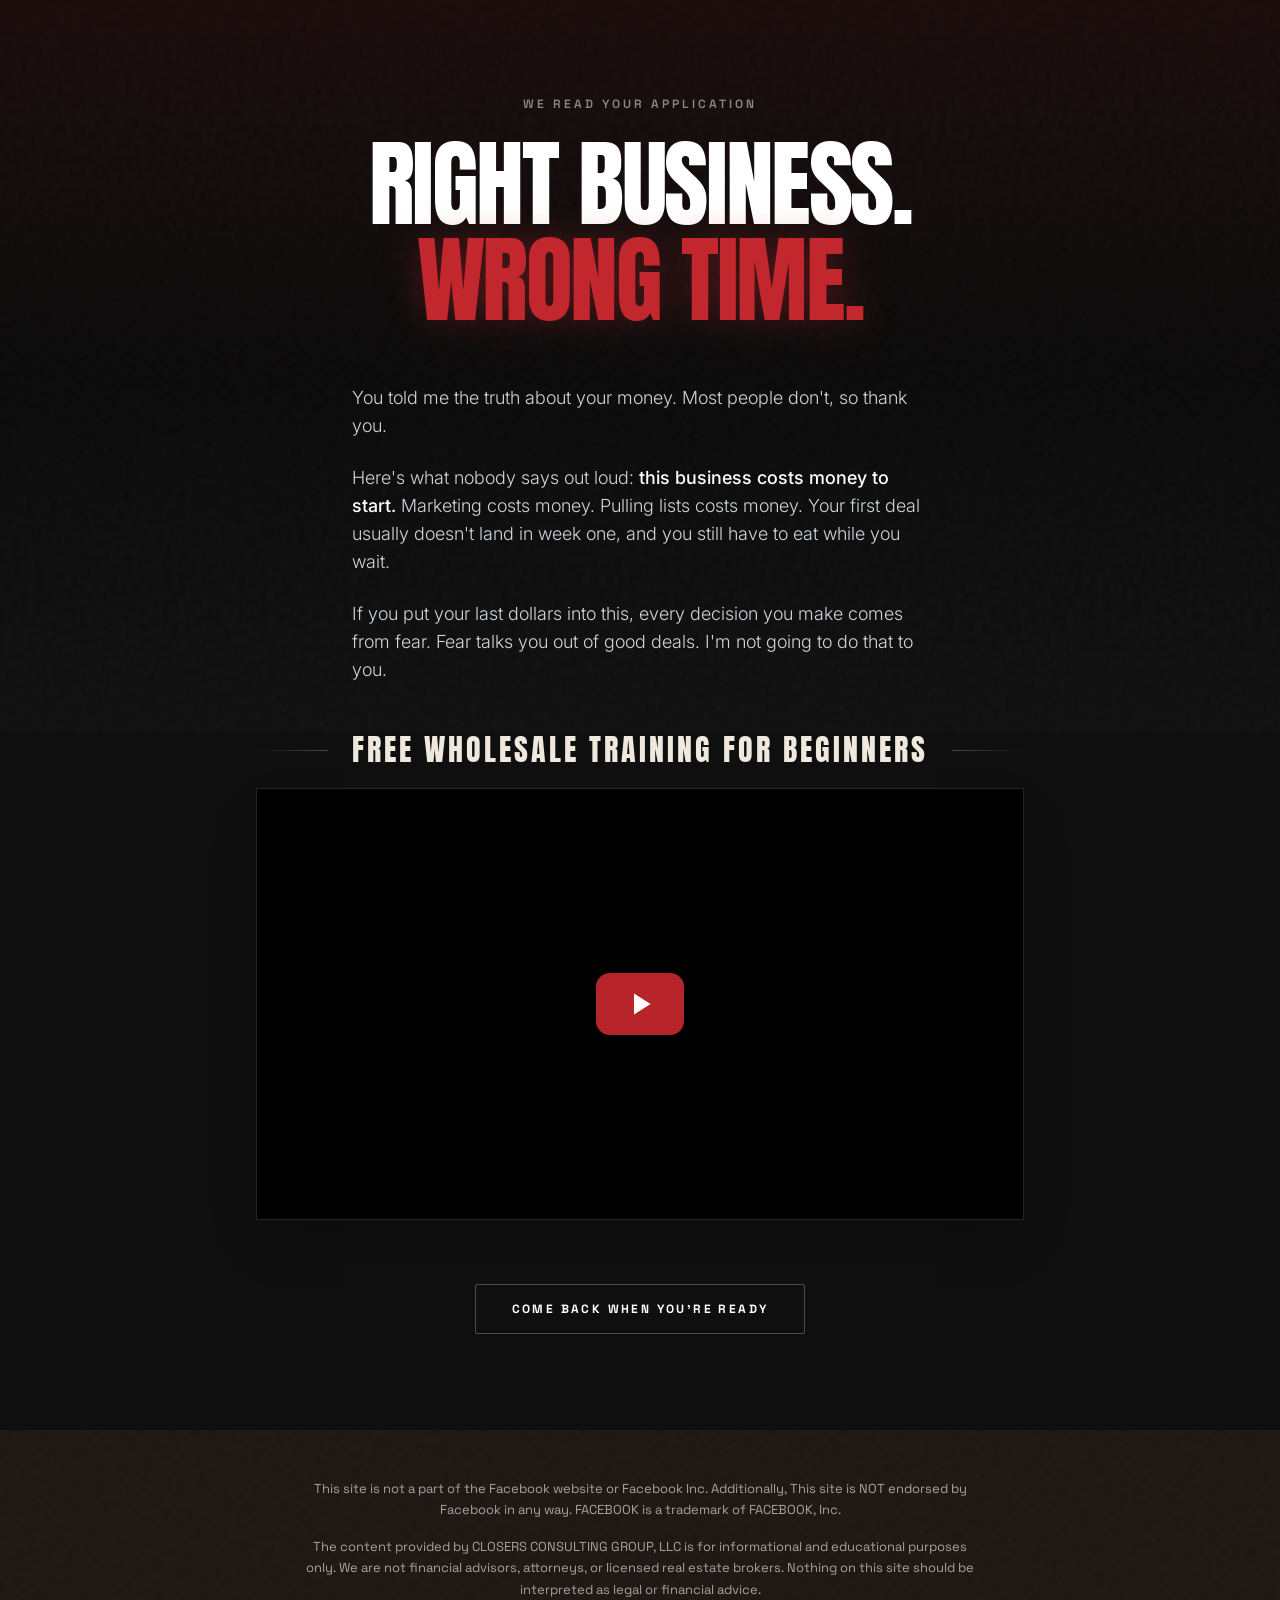
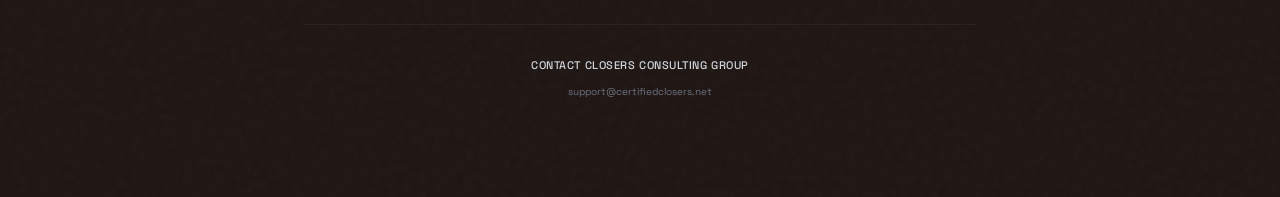
<file: free-training/index.html>
<!DOCTYPE html>
<html lang="en">
<head>
<meta charset="UTF-8">
<meta name="viewport" content="width=device-width, initial-scale=1.0">
<title>Right Business. Wrong Time.</title>
<meta name="description" content="You need capital to start this business. Here is the free training instead.">
<meta name="robots" content="noindex, nofollow">
<meta name="theme-color" content="#0f0f0f">

<link rel="preconnect" href="https://fonts.googleapis.com">
<link rel="preconnect" href="https://fonts.gstatic.com" crossorigin>
<link rel="preconnect" href="https://i.ytimg.com">
<link rel="dns-prefetch" href="https://www.youtube-nocookie.com">
<link href="https://fonts.googleapis.com/css2?family=Inter:wght@300;400;500;600;700;800;900&family=Anton&family=Space+Grotesk:wght@400;500;600;700&display=swap" rel="stylesheet">
<script>if ('scrollRestoration' in history) history.scrollRestoration = 'manual';</script>
<style>*,:after,:before{--tw-border-spacing-x:0;--tw-border-spacing-y:0;--tw-translate-x:0;--tw-translate-y:0;--tw-rotate:0;--tw-skew-x:0;--tw-skew-y:0;--tw-scale-x:1;--tw-scale-y:1;--tw-pan-x: ;--tw-pan-y: ;--tw-pinch-zoom: ;--tw-scroll-snap-strictness:proximity;--tw-gradient-from-position: ;--tw-gradient-via-position: ;--tw-gradient-to-position: ;--tw-ordinal: ;--tw-slashed-zero: ;--tw-numeric-figure: ;--tw-numeric-spacing: ;--tw-numeric-fraction: ;--tw-ring-inset: ;--tw-ring-offset-width:0px;--tw-ring-offset-color:#fff;--tw-ring-color:rgba(59,130,246,.5);--tw-ring-offset-shadow:0 0 #0000;--tw-ring-shadow:0 0 #0000;--tw-shadow:0 0 #0000;--tw-shadow-colored:0 0 #0000;--tw-blur: ;--tw-brightness: ;--tw-contrast: ;--tw-grayscale: ;--tw-hue-rotate: ;--tw-invert: ;--tw-saturate: ;--tw-sepia: ;--tw-drop-shadow: ;--tw-backdrop-blur: ;--tw-backdrop-brightness: ;--tw-backdrop-contrast: ;--tw-backdrop-grayscale: ;--tw-backdrop-hue-rotate: ;--tw-backdrop-invert: ;--tw-backdrop-opacity: ;--tw-backdrop-saturate: ;--tw-backdrop-sepia: ;--tw-contain-size: ;--tw-contain-layout: ;--tw-contain-paint: ;--tw-contain-style: }::backdrop{--tw-border-spacing-x:0;--tw-border-spacing-y:0;--tw-translate-x:0;--tw-translate-y:0;--tw-rotate:0;--tw-skew-x:0;--tw-skew-y:0;--tw-scale-x:1;--tw-scale-y:1;--tw-pan-x: ;--tw-pan-y: ;--tw-pinch-zoom: ;--tw-scroll-snap-strictness:proximity;--tw-gradient-from-position: ;--tw-gradient-via-position: ;--tw-gradient-to-position: ;--tw-ordinal: ;--tw-slashed-zero: ;--tw-numeric-figure: ;--tw-numeric-spacing: ;--tw-numeric-fraction: ;--tw-ring-inset: ;--tw-ring-offset-width:0px;--tw-ring-offset-color:#fff;--tw-ring-color:rgba(59,130,246,.5);--tw-ring-offset-shadow:0 0 #0000;--tw-ring-shadow:0 0 #0000;--tw-shadow:0 0 #0000;--tw-shadow-colored:0 0 #0000;--tw-blur: ;--tw-brightness: ;--tw-contrast: ;--tw-grayscale: ;--tw-hue-rotate: ;--tw-invert: ;--tw-saturate: ;--tw-sepia: ;--tw-drop-shadow: ;--tw-backdrop-blur: ;--tw-backdrop-brightness: ;--tw-backdrop-contrast: ;--tw-backdrop-grayscale: ;--tw-backdrop-hue-rotate: ;--tw-backdrop-invert: ;--tw-backdrop-opacity: ;--tw-backdrop-saturate: ;--tw-backdrop-sepia: ;--tw-contain-size: ;--tw-contain-layout: ;--tw-contain-paint: ;--tw-contain-style: }/*! tailwindcss v3.4.17 | MIT License | https://tailwindcss.com*/*,:after,:before{box-sizing:border-box;border:0 solid #e5e7eb}:after,:before{--tw-content:""}:host,html{line-height:1.5;-webkit-text-size-adjust:100%;-moz-tab-size:4;-o-tab-size:4;tab-size:4;font-family:ui-sans-serif,system-ui,sans-serif,Apple Color Emoji,Segoe UI Emoji,Segoe UI Symbol,Noto Color Emoji;font-feature-settings:normal;font-variation-settings:normal;-webkit-tap-highlight-color:transparent}body{margin:0;line-height:inherit}hr{height:0;color:inherit;border-top-width:1px}abbr:where([title]){-webkit-text-decoration:underline dotted;text-decoration:underline dotted}h1,h2,h3,h4,h5,h6{font-size:inherit;font-weight:inherit}a{color:inherit;text-decoration:inherit}b,strong{font-weight:bolder}code,kbd,pre,samp{font-family:ui-monospace,SFMono-Regular,Menlo,Monaco,Consolas,Liberation Mono,Courier New,monospace;font-feature-settings:normal;font-variation-settings:normal;font-size:1em}small{font-size:80%}sub,sup{font-size:75%;line-height:0;position:relative;vertical-align:baseline}sub{bottom:-.25em}sup{top:-.5em}table{text-indent:0;border-color:inherit;border-collapse:collapse}button,input,optgroup,select,textarea{font-family:inherit;font-feature-settings:inherit;font-variation-settings:inherit;font-size:100%;font-weight:inherit;line-height:inherit;letter-spacing:inherit;color:inherit;margin:0;padding:0}button,select{text-transform:none}button,input:where([type=button]),input:where([type=reset]),input:where([type=submit]){-webkit-appearance:button;background-color:transparent;background-image:none}:-moz-focusring{outline:auto}:-moz-ui-invalid{box-shadow:none}progress{vertical-align:baseline}::-webkit-inner-spin-button,::-webkit-outer-spin-button{height:auto}[type=search]{-webkit-appearance:textfield;outline-offset:-2px}::-webkit-search-decoration{-webkit-appearance:none}::-webkit-file-upload-button{-webkit-appearance:button;font:inherit}summary{display:list-item}blockquote,dd,dl,figure,h1,h2,h3,h4,h5,h6,hr,p,pre{margin:0}fieldset{margin:0}fieldset,legend{padding:0}menu,ol,ul{list-style:none;margin:0;padding:0}dialog{padding:0}textarea{resize:vertical}input::-moz-placeholder,textarea::-moz-placeholder{opacity:1;color:#9ca3af}input::placeholder,textarea::placeholder{opacity:1;color:#9ca3af}[role=button],button{cursor:pointer}:disabled{cursor:default}audio,canvas,embed,iframe,img,object,svg,video{display:block;vertical-align:middle}img,video{max-width:100%;height:auto}[hidden]:where(:not([hidden=until-found])){display:none}.pointer-events-none{pointer-events:none}.absolute{position:absolute}.relative{position:relative}.inset-0{inset:0}.z-10{z-index:10}.mx-auto{margin-left:auto;margin-right:auto}.mb-1{margin-bottom:.25rem}.mb-5{margin-bottom:1.25rem}.mb-6{margin-bottom:1.5rem}.inline-block{display:inline-block}.flex{display:flex}.aspect-video{aspect-ratio:16/9}.h-7{height:1.75rem}.h-\[52px\]{height:52px}.h-full{height:100%}.h-px{height:1px}.w-7{width:1.75rem}.w-\[72px\]{width:72px}.w-full{width:100%}.max-w-3xl{max-width:48rem}.max-w-4xl{max-width:56rem}.max-w-xl{max-width:36rem}.flex-1{flex:1 1 0%}.transform{transform:translate(var(--tw-translate-x),var(--tw-translate-y)) rotate(var(--tw-rotate)) skewX(var(--tw-skew-x)) skewY(var(--tw-skew-y)) scaleX(var(--tw-scale-x)) scaleY(var(--tw-scale-y))}.cursor-pointer{cursor:pointer}.items-center{align-items:center}.justify-center{justify-content:center}.gap-4{gap:1rem}.space-y-4>:not([hidden])~:not([hidden]){--tw-space-y-reverse:0;margin-top:calc(1rem*(1 - var(--tw-space-y-reverse)));margin-bottom:calc(1rem*var(--tw-space-y-reverse))}.space-y-6>:not([hidden])~:not([hidden]){--tw-space-y-reverse:0;margin-top:calc(1.5rem*(1 - var(--tw-space-y-reverse)));margin-bottom:calc(1.5rem*var(--tw-space-y-reverse))}.overflow-hidden{overflow:hidden}.rounded-\[14px\]{border-radius:14px}.rounded-sm{border-radius:.125rem}.border{border-width:1px}.border-t{border-top-width:1px}.border-white\/15{border-color:hsla(0,0%,100%,.15)}.border-white\/25{border-color:hsla(0,0%,100%,.25)}.border-white\/5{border-color:hsla(0,0%,100%,.05)}.bg-\[\#0f0f0f\]{--tw-bg-opacity:1;background-color:rgb(15 15 15/var(--tw-bg-opacity,1))}.bg-\[\#1E1512\]{--tw-bg-opacity:1;background-color:rgb(30 21 18/var(--tw-bg-opacity,1))}.bg-\[\#c1272d\]\/95{background-color:rgba(193,39,45,.95)}.bg-black{--tw-bg-opacity:1;background-color:rgb(0 0 0/var(--tw-bg-opacity,1))}.bg-black\/45{background-color:rgba(0,0,0,.45)}.bg-gradient-to-b{background-image:linear-gradient(to bottom,var(--tw-gradient-stops))}.bg-gradient-to-l{background-image:linear-gradient(to left,var(--tw-gradient-stops))}.bg-gradient-to-r{background-image:linear-gradient(to right,var(--tw-gradient-stops))}.from-transparent{--tw-gradient-from:transparent var(--tw-gradient-from-position);--tw-gradient-to:transparent var(--tw-gradient-to-position);--tw-gradient-stops:var(--tw-gradient-from),var(--tw-gradient-to)}.via-black\/40{--tw-gradient-to:transparent var(--tw-gradient-to-position);--tw-gradient-stops:var(--tw-gradient-from),rgba(0,0,0,.4) var(--tw-gradient-via-position),var(--tw-gradient-to)}.to-\[\#0f0f0f\]{--tw-gradient-to:#0f0f0f var(--tw-gradient-to-position)}.to-white\/25{--tw-gradient-to:hsla(0,0%,100%,.25) var(--tw-gradient-to-position)}.fill-white{fill:#fff}.px-4{padding-left:1rem;padding-right:1rem}.px-6{padding-left:1.5rem;padding-right:1.5rem}.px-9{padding-left:2.25rem;padding-right:2.25rem}.py-4{padding-top:1rem;padding-bottom:1rem}.pb-10{padding-bottom:2.5rem}.pb-12{padding-bottom:3rem}.pb-16{padding-bottom:4rem}.pb-24{padding-bottom:6rem}.pt-12{padding-top:3rem}.pt-16{padding-top:4rem}.pt-8{padding-top:2rem}.text-center{text-align:center}.text-\[10px\]{font-size:10px}.text-\[11px\]{font-size:11px}.text-\[13px\]{font-size:13px}.text-\[17px\]{font-size:17px}.text-\[2\.9rem\]{font-size:2.9rem}.text-base{font-size:1rem;line-height:1.5rem}.text-xs{font-size:.75rem;line-height:1rem}.font-bold{font-weight:700}.font-light{font-weight:300}.font-medium{font-weight:500}.font-semibold{font-weight:600}.uppercase{text-transform:uppercase}.leading-\[0\.95\]{line-height:.95}.leading-relaxed{line-height:1.625}.tracking-\[0\.1em\]{letter-spacing:.1em}.tracking-\[0\.25em\]{letter-spacing:.25em}.tracking-\[0\.2em\]{letter-spacing:.2em}.tracking-tight{letter-spacing:-.025em}.tracking-wider{letter-spacing:.05em}.text-\[\#EEE8DF\]{--tw-text-opacity:1;color:rgb(238 232 223/var(--tw-text-opacity,1))}.text-\[\#c1272d\]{--tw-text-opacity:1;color:rgb(193 39 45/var(--tw-text-opacity,1))}.text-gray-300{--tw-text-opacity:1;color:rgb(209 213 219/var(--tw-text-opacity,1))}.text-gray-500{--tw-text-opacity:1;color:rgb(107 114 128/var(--tw-text-opacity,1))}.text-white{--tw-text-opacity:1;color:rgb(255 255 255/var(--tw-text-opacity,1))}.text-white\/50{color:hsla(0,0%,100%,.5)}.opacity-60{opacity:.6}.shadow-2xl{--tw-shadow:0 25px 50px -12px rgba(0,0,0,.25);--tw-shadow-colored:0 25px 50px -12px var(--tw-shadow-color)}.shadow-2xl,.shadow-xl{box-shadow:var(--tw-ring-offset-shadow,0 0 #0000),var(--tw-ring-shadow,0 0 #0000),var(--tw-shadow)}.shadow-xl{--tw-shadow:0 20px 25px -5px rgba(0,0,0,.1),0 8px 10px -6px rgba(0,0,0,.1);--tw-shadow-colored:0 20px 25px -5px var(--tw-shadow-color),0 8px 10px -6px var(--tw-shadow-color)}.drop-shadow-\[0_0_18px_rgba\(193\2c 39\2c 45\2c 0\.35\)\]{--tw-drop-shadow:drop-shadow(0 0 18px rgba(193,39,45,.35))}.drop-shadow-\[0_0_18px_rgba\(193\2c 39\2c 45\2c 0\.35\)\],.filter{filter:var(--tw-blur) var(--tw-brightness) var(--tw-contrast) var(--tw-grayscale) var(--tw-hue-rotate) var(--tw-invert) var(--tw-saturate) var(--tw-sepia) var(--tw-drop-shadow)}.transition-colors{transition-property:color,background-color,border-color,text-decoration-color,fill,stroke;transition-timing-function:cubic-bezier(.4,0,.2,1);transition-duration:.15s}.duration-300{transition-duration:.3s}.ease-out{transition-timing-function:cubic-bezier(0,0,.2,1)}.hover\:bg-white:hover{--tw-bg-opacity:1;background-color:rgb(255 255 255/var(--tw-bg-opacity,1))}.hover\:text-\[\#0f0f0f\]:hover{--tw-text-opacity:1;color:rgb(15 15 15/var(--tw-text-opacity,1))}.hover\:text-\[\#B8860B\]:hover{--tw-text-opacity:1;color:rgb(184 134 11/var(--tw-text-opacity,1))}@media (min-width:640px){.sm\:px-6{padding-left:1.5rem;padding-right:1.5rem}.sm\:text-6xl{font-size:3.75rem;line-height:1}.sm\:text-xl{font-size:1.25rem;line-height:1.75rem}}@media (min-width:768px){.md\:h-9{height:2.25rem}.md\:h-\[62px\]{height:62px}.md\:w-9{width:2.25rem}.md\:w-\[88px\]{width:88px}.md\:gap-6{gap:1.5rem}.md\:pb-14{padding-bottom:3.5rem}.md\:pt-24{padding-top:6rem}.md\:text-3xl{font-size:1.875rem;line-height:2.25rem}.md\:text-7xl{font-size:4.5rem;line-height:1}.md\:text-lg{font-size:1.125rem;line-height:1.75rem}.md\:text-xs{font-size:.75rem;line-height:1rem}}@media (min-width:1024px){.lg\:text-8xl{font-size:6rem;line-height:1}}</style>
<style>
:root{--ink:#0f0f0f;--reject-red:#991b1b;--deep-red:#49110B;--paper:#EEE8DF;}
/* The canvas is painted so rubber-banding past either end never flashes white. */
html{overflow-x:hidden;background-color:#0b0605;overscroll-behavior:none;}
body{background-color:#0f0f0f;color:#EEE8DF;font-family:'Inter',sans-serif;-webkit-font-smoothing:antialiased;overscroll-behavior:none;}
.font-display{font-family:'Anton',sans-serif;}
.font-future{font-family:'Space Grotesk',sans-serif;}
.bg-grain{position:relative;}
.bg-grain::before{content:"";position:absolute;top:0;left:0;width:100%;height:100%;background-image:url("data:image/svg+xml,%3Csvg viewBox='0 0 200 200' xmlns='http://www.w3.org/2000/svg'%3E%3Cfilter id='noiseFilter'%3E%3CfeTurbulence type='fractalNoise' baseFrequency='0.85' numOctaves='3' stitchTiles='stitch'/%3E%3C/filter%3E%3Crect width='100%25' height='100%25' filter='url(%23noiseFilter)' opacity='0.03'/%3E%3C/svg%3E");pointer-events:none;z-index:1;}
@keyframes fadeInUp{from{opacity:0;transform:translateY(20px);}to{opacity:1;transform:translateY(0);}}
.fade-in-up{animation:fadeInUp 0.8s ease-out forwards;}
/* Click-to-play cover. A bare YouTube iframe drags in ~1.5MB before anyone
   presses play, so the real player is only created on the click. */
#yt-cover{background:center/cover no-repeat url('https://i.ytimg.com/vi/JxQc1_Fo9AE/maxresdefault.jpg');}
#yt-cover:hover .yt-btn{transform:scale(1.06);background:#991b1b;}
.yt-btn{transition:transform .25s ease,background .25s ease;}
@media (prefers-reduced-motion:reduce){.fade-in-up{animation:none}.yt-btn{transition:none}}
</style>
</head>
<body>

<div class="bg-grain">
  <div class="relative" style="background:linear-gradient(to bottom,#1a0a0a 0%,#0f0f0f 55%)">
    <div class="absolute inset-0 bg-gradient-to-b from-transparent via-black/40 to-[#0f0f0f] pointer-events-none"></div>

    <!-- HEADLINE -->
    <header class="relative px-6 pt-16 pb-10 md:pt-24 md:pb-14 z-10">
      <div class="max-w-3xl mx-auto text-center">
        <p class="fade-in-up font-future text-[10px] md:text-xs font-semibold uppercase tracking-[0.25em] text-white/50 mb-6">
          We read your application
        </p>
        <h1 class="fade-in-up font-display text-[2.9rem] sm:text-6xl md:text-7xl lg:text-8xl leading-[0.95] uppercase tracking-tight text-white">
          Right business.<br />
          <span class="text-[#c1272d] drop-shadow-[0_0_18px_rgba(193,39,45,0.35)]">Wrong time.</span>
        </h1>
      </div>
    </header>

    <!-- THE LETTER -->
    <section class="relative px-6 pb-12 z-10">
      <div class="max-w-xl mx-auto space-y-6 text-[17px] md:text-lg leading-relaxed text-gray-300 font-light">
        <p>You told me the truth about your money. Most people don't, so thank you.</p>
        <p>Here's what nobody says out loud: <span class="text-white font-medium">this business costs money to start.</span> Marketing costs money. Pulling lists costs money. Your first deal usually doesn't land in week one, and you still have to eat while you wait.</p>
        <p>If you put your last dollars into this, every decision you make comes from fear. Fear talks you out of good deals. I'm not going to do that to you.</p>
      </div>
    </section>
  </div>

  <!-- THE FREE TRAINING -->
  <section class="relative px-4 sm:px-6 pb-16 z-10 bg-[#0f0f0f]">
    <div class="max-w-3xl mx-auto">
      <div class="flex items-center gap-4 md:gap-6 mb-5">
        <span class="h-px flex-1 bg-gradient-to-r from-transparent to-white/25"></span>
        <h2 class="font-display text-base sm:text-xl md:text-3xl uppercase tracking-[0.1em] text-[#EEE8DF] text-center">
          Free wholesale training for beginners
        </h2>
        <span class="h-px flex-1 bg-gradient-to-l from-transparent to-white/25"></span>
      </div>

      <div class="relative aspect-video w-full bg-black border border-white/15 shadow-2xl overflow-hidden">
        <button id="yt-cover" type="button"
                class="absolute inset-0 w-full h-full flex items-center justify-center group cursor-pointer"
                aria-label="Play the free wholesaling training">
          <span class="absolute inset-0 bg-black/45"></span>
          <span class="yt-btn relative z-10 flex items-center justify-center w-[72px] h-[52px] md:w-[88px] md:h-[62px] rounded-[14px] bg-[#c1272d]/95 shadow-xl">
            <svg viewBox="0 0 24 24" class="w-7 h-7 md:w-9 md:h-9 fill-white" aria-hidden="true"><path d="M8 5v14l11-7z"/></svg>
          </span>
        </button>
      </div>

    </div>
  </section>

  <!-- COME BACK -->
  <section class="relative px-6 pb-24 z-10 bg-[#0f0f0f]">
    <div class="max-w-xl mx-auto text-center">
      <a href="/" class="inline-block px-9 py-4 border border-white/25 text-white font-future font-bold uppercase tracking-[0.2em] text-xs rounded-sm hover:bg-white hover:text-[#0f0f0f] transition-colors duration-300">
        Come back when you're ready
      </a>
    </div>
  </section>

  <!-- FOOTER -->
  <section class="bg-[#1E1512]">
    <div class="max-w-3xl mx-auto px-6 pt-12 pb-24">
      <footer class="text-center px-6 max-w-4xl mx-auto space-y-6">
        <div class="space-y-4">
          <p class="font-future text-[13px] text-white leading-relaxed opacity-60">
            This site is not a part of the Facebook website or Facebook Inc. Additionally, This site is NOT endorsed by Facebook in any way. FACEBOOK is a trademark of FACEBOOK, Inc.
          </p>
          <p class="font-future text-[13px] text-white leading-relaxed opacity-60">
            The content provided by CLOSERS CONSULTING GROUP, LLC is for informational and educational purposes only. We are not financial advisors, attorneys, or licensed real estate brokers. Nothing on this site should be interpreted as legal or financial advice.
          </p>
        </div>
        <div class="pt-8 border-t border-white/5">
          <p class="font-future text-[11px] text-gray-300 font-medium tracking-wider uppercase mb-1">Contact Closers Consulting Group</p>
          <a href="mailto:support@certifiedclosers.net" class="font-future text-[10px] text-gray-500 hover:text-[#B8860B] transition-colors duration-300">support@certifiedclosers.net</a>
        </div>
      </footer>
    </div>
  </section>
</div>

<script>
  document.getElementById('yt-cover').addEventListener('click', function () {
    var wrap = this.parentNode;
    var f = document.createElement('iframe');
    f.src = 'https://www.youtube-nocookie.com/embed/JxQc1_Fo9AE?autoplay=1&rel=0&modestbranding=1';
    f.title = 'Full Wholesaling Course For Beginners';
    f.allow = 'accelerometer; autoplay; encrypted-media; picture-in-picture; fullscreen';
    f.allowFullscreen = true;
    f.className = 'absolute inset-0 w-full h-full';
    f.setAttribute('frameborder', '0');
    wrap.appendChild(f);
    this.remove();
  });
</script>

</body>
</html>
</file>
<file: apply/form.css>
/* ===========================================================================
   CERTIFIED CLOSERS APPLICATION - styles
   Everything is scoped under .cc so this can drop into the Tailwind sales page
   without colliding with it. Never write a bare element selector in here.

   Two modes, set with data-mode on the mount element:
     standalone  full page                          (/apply/)
     embedded    sits inside the sales page's max-w-xl column
   =========================================================================== */

.cc {
  --cc-cream:#EEE8DF;
  --cc-card:#ffffff;
  --cc-ink:#0f0f0f;
  --cc-navy:#051025;
  --cc-ink-soft:#5b6169;
  --cc-ink-faint:#8b9098;
  --cc-line:#E0D9CE;
  --cc-line-soft:#EDE7DE;
  --cc-gold:#B8860B;
  --cc-green:#166534;
  --cc-red:#991b1b;
  --cc-focus:rgba(184,134,11,.18);

  font-family:'Inter',system-ui,-apple-system,sans-serif;
  color:var(--cc-ink);
  -webkit-font-smoothing:antialiased;
  text-align:left;
}
.cc *{box-sizing:border-box}
.cc [hidden]{display:none !important}

/* ---------------------------------------------------------------------------
   STEPPER
   Sits directly on the card. No band, no divider, no border. Numbered dots
   with the label underneath, joined by a rail that fills in as you progress.
--------------------------------------------------------------------------- */
.cc-steps{display:flex;align-items:flex-start}
.cc-step{
  position:relative;flex:1;
  display:flex;flex-direction:column;align-items:center;gap:11px;
}
/* the rail to the NEXT step, drawn from this dot's edge to the next dot's edge */
.cc-step::after{
  content:"";position:absolute;top:16px;
  left:calc(50% + 21px);width:calc(100% - 42px);height:2px;
  background:var(--cc-line);border-radius:2px;
  transition:background .35s ease;
}
.cc-step:last-child::after{display:none}
.cc-step.is-done::after{background:var(--cc-green)}

.cc-dot{
  position:relative;z-index:1;
  width:34px;height:34px;border-radius:999px;flex-shrink:0;
  border:2px solid var(--cc-line);background:#fff;
  display:flex;align-items:center;justify-content:center;
  transition:all .3s cubic-bezier(.34,1.4,.64,1);
}
.cc-num{
  font-family:'Space Grotesk',sans-serif;font-size:14px;font-weight:700;
  color:var(--cc-ink-faint);line-height:1;transition:color .3s ease;
}
.cc-dot svg{position:absolute;width:15px;height:15px;stroke:#fff;stroke-width:3;fill:none;opacity:0;transform:scale(.5);transition:all .3s cubic-bezier(.34,1.4,.64,1)}

.cc-step-label{
  font-family:'Space Grotesk',sans-serif;font-weight:600;font-size:12px;
  text-transform:uppercase;letter-spacing:.1em;
  color:var(--cc-ink-faint);transition:color .3s ease;white-space:nowrap;
}

.cc-step.is-active .cc-dot{
  border-color:var(--cc-navy);background:var(--cc-navy);
  box-shadow:0 0 0 5px rgba(5,16,37,.07);
}
.cc-step.is-active .cc-num{color:#fff}
.cc-step.is-active .cc-step-label{color:var(--cc-ink)}

.cc-step.is-done .cc-dot{border-color:var(--cc-green);background:var(--cc-green);box-shadow:none}
.cc-step.is-done .cc-num{opacity:0}
.cc-step.is-done .cc-dot svg{opacity:1;transform:scale(1)}
.cc-step.is-done .cc-step-label{color:var(--cc-green)}

/* ---------- CARD ---------- */
.cc-card{
  background:var(--cc-card);border:1px solid var(--cc-line-soft);
  border-radius:10px;box-shadow:0 10px 30px -18px rgba(0,0,0,.14);
}

/* ---------------------------------------------------------------------------
   QUESTIONS
   Base weight is 400 so the words Roy bolded actually stand out at 700.
--------------------------------------------------------------------------- */
.cc-field{margin-bottom:26px;scroll-margin-top:96px}
.cc-q{display:block;font-size:19px;line-height:1.45;font-weight:400;color:var(--cc-ink);margin-bottom:14px}
.cc-q strong{font-weight:700}
.cc-q em{font-style:italic}
.cc-req{color:var(--cc-ink-faint);font-weight:400;margin-left:3px}
.cc-lede{display:block;font-weight:400;margin-bottom:14px}

.cc input[type=text],.cc input[type=email],.cc input[type=tel],.cc textarea{
  width:100%;font-family:inherit;font-size:16px;color:var(--cc-ink);
  background:#fff;border:1px solid var(--cc-line);border-radius:8px;
  padding:15px 16px;margin:0;
  transition:border-color .15s ease,box-shadow .15s ease;
}
.cc textarea{resize:vertical;min-height:56px;line-height:1.5}
.cc input::placeholder,.cc textarea::placeholder{color:#b3b8bf}
.cc input:focus,.cc textarea:focus{
  outline:none;border-color:var(--cc-ink);box-shadow:0 0 0 4px var(--cc-focus);
}
.cc-with-icon{position:relative}
.cc-ico{position:absolute;left:15px;top:50%;transform:translateY(-50%);color:var(--cc-ink-faint);pointer-events:none;display:flex}
.cc-ico svg{width:19px;height:19px}
/* Needs the .cc prefix to outweigh `.cc input[type=email]` above, otherwise the
   icon sits on top of the placeholder. */
.cc .cc-with-icon input{padding-left:46px}

.cc-phone{display:flex;align-items:stretch;border:1px solid var(--cc-line);border-radius:8px;background:#fff;overflow:hidden;transition:border-color .15s ease,box-shadow .15s ease}
.cc-phone.is-focus{border-color:var(--cc-ink);box-shadow:0 0 0 4px var(--cc-focus)}
.cc-cc{display:flex;align-items:center;gap:7px;padding:0 14px;border-right:1px solid var(--cc-line-soft);background:#FCFAF7;font-size:15px;color:var(--cc-ink-soft);font-weight:500;white-space:nowrap}
.cc-phone input{border:none !important;border-radius:0;box-shadow:none !important;flex:1;min-width:0}

/* ---------------------------------------------------------------------------
   OPTIONS
   Each answer is its own rectangle, the whole thing clickable, with a shade on
   hover. Text stays normal weight - the box carries the state, not the type.
--------------------------------------------------------------------------- */
.cc-opts{display:flex;flex-direction:column;gap:10px}
.cc-opt{
  display:flex;align-items:flex-start;gap:14px;
  padding:17px 19px;margin:0;cursor:pointer;
  background:#fff;border:1px solid var(--cc-line);border-radius:8px;
  transition:background .15s ease,border-color .15s ease,box-shadow .15s ease;
}
/* 1px not 0 so screen readers and keyboard focus still find it */
.cc-opt input{position:absolute;opacity:0;width:1px;height:1px;margin:0}
.cc-mark{
  width:21px;height:21px;border-radius:999px;border:1.5px solid #c2c8d0;
  flex-shrink:0;margin-top:1px;position:relative;background:#fff;
  transition:border-color .15s ease,background .15s ease;
}
.cc-mark::after{
  content:"";position:absolute;inset:0;margin:auto;
  width:9px;height:9px;border-radius:999px;background:#fff;
  transform:scale(0);transition:transform .18s cubic-bezier(.34,1.56,.64,1);
}
.cc-opt-text{font-size:16.5px;line-height:1.5;color:var(--cc-ink);font-weight:400}

/* the shade */
.cc-opt:hover{background:#F6F2EC;border-color:#CFC6B8}
.cc-opt:hover .cc-mark{border-color:var(--cc-ink-soft)}

.cc-opt.is-sel{background:#F6F2EC;border-color:var(--cc-navy);box-shadow:0 0 0 1px var(--cc-navy)}
.cc-opt.is-sel .cc-mark{border-color:var(--cc-navy);background:var(--cc-navy)}
.cc-opt.is-sel .cc-mark::after{transform:scale(1)}
.cc-opt:focus-within{box-shadow:0 0 0 4px var(--cc-focus)}
.cc-opt.is-sel:focus-within{box-shadow:0 0 0 1px var(--cc-navy),0 0 0 5px var(--cc-focus)}

.cc-rule{height:1px;background:var(--cc-line-soft);border:0;margin:34px 0}

/* ---------- ERRORS ---------- */
.cc-err{display:none;color:var(--cc-red);font-size:14.5px;margin-top:8px;font-weight:500}
.cc-field.is-bad .cc-err{display:block}
.cc-field.is-bad input,.cc-field.is-bad textarea,.cc-field.is-bad .cc-phone{border-color:var(--cc-red)}
.cc-field.is-bad .cc-opt{border-color:#dcb3b3}

/* ---------- BUTTONS ---------- */
.cc-actions{margin-top:36px;text-align:center}
.cc-btn{
  font-family:'Space Grotesk',sans-serif;font-weight:700;font-size:15px;
  text-transform:uppercase;letter-spacing:.16em;
  background:var(--cc-ink);color:#fff;border:none;border-radius:4px;
  padding:20px 44px;cursor:pointer;width:100%;max-width:420px;
  transition:opacity .2s ease,transform .1s ease;
}
.cc-btn:hover{opacity:.9}
.cc-btn:active{transform:translateY(1px)}
.cc-btn:focus-visible{outline:3px solid var(--cc-gold);outline-offset:3px}
.cc-btn[disabled]{opacity:.55;cursor:not-allowed}

/* ---------- SCHEDULE + ENDINGS ---------- */
.cc-head{text-align:center;margin-bottom:30px}
.cc-head h2{font-family:'Space Grotesk',sans-serif;font-weight:700;font-size:30px;line-height:1.2;margin:0 0 12px;letter-spacing:-.01em;color:var(--cc-ink);text-transform:none}
.cc-head p{margin:0;color:var(--cc-ink-soft);font-size:17px;line-height:1.55}
/* Height starts at the calendar view's real content height and form.js grows it
   from Calendly's page_height messages as the flow gets taller. It must be set
   here as well, because with no height the iframe collapses to the browser's
   150px default and you get a header floating over empty space. */
#cc-cal{height:600px;transition:height .25s ease}
#cc-cal iframe{width:100%;height:100%;border:0;border-radius:8px}
@media (prefers-reduced-motion:reduce){#cc-cal{transition:none}}
.cc-end{text-align:center;padding:20px 0}
.cc-ring{width:66px;height:66px;border-radius:999px;margin:0 auto 24px;display:flex;align-items:center;justify-content:center}
.cc-ring.is-ok{background:rgba(22,101,52,.1)}
.cc-ring.is-warn{background:rgba(184,134,11,.13)}
.cc-ring svg{width:30px;height:30px;fill:none;stroke-width:2.5}
.cc-ring.is-ok svg{stroke:var(--cc-green)}
.cc-ring.is-warn svg{stroke:#8A6516}
.cc-end h2{font-family:'Space Grotesk',sans-serif;font-weight:700;font-size:29px;margin:0 0 14px;line-height:1.22;color:var(--cc-ink);text-transform:none}
.cc-end p{color:var(--cc-ink-soft);font-size:17px;line-height:1.6;margin:0 auto 16px;max-width:520px}
.cc-link{display:inline-block;margin-top:16px;font-family:'Space Grotesk',sans-serif;font-weight:700;font-size:14px;text-transform:uppercase;letter-spacing:.14em;color:var(--cc-ink);text-decoration:none;border-bottom:2px solid var(--cc-gold);padding-bottom:3px}
.cc-link:hover{color:var(--cc-gold)}

/* ===========================================================================
   MODE: STANDALONE  (/apply/)
   =========================================================================== */
.cc[data-mode="standalone"]{display:block}
.cc[data-mode="standalone"] .cc-shell{max-width:880px;margin:0 auto;padding:40px 0 96px}
.cc[data-mode="standalone"] .cc-card{padding:38px 48px 44px}
.cc[data-mode="standalone"] .cc-steps{max-width:520px;margin:0 auto 34px}

/* ===========================================================================
   MODE: EMBEDDED  (inside the sales page's max-w-xl column)
   =========================================================================== */
.cc[data-mode="embedded"]{display:block;width:100%}
.cc[data-mode="embedded"] .cc-card{padding:32px 34px 34px}
.cc[data-mode="embedded"] .cc-steps{max-width:420px;margin:0 auto 30px}
.cc[data-mode="embedded"] .cc-q{font-size:17.5px}
.cc[data-mode="embedded"] .cc-opt{padding:15px 16px}
.cc[data-mode="embedded"] .cc-opts{gap:9px}
.cc[data-mode="embedded"] .cc-opt-text{font-size:15.5px}
.cc[data-mode="embedded"] .cc-rule{margin:30px 0}
.cc[data-mode="embedded"] .cc-head h2{font-size:25px}
.cc[data-mode="embedded"] .cc-end h2{font-size:24px}
.cc[data-mode="embedded"] .cc-btn{padding:18px 28px;font-size:14px;letter-spacing:.14em}

/* ---------- PHONE ---------- */
@media (max-width:720px){
  .cc[data-mode="standalone"] .cc-shell{padding:24px 0 64px}
  .cc[data-mode="standalone"] .cc-card{padding:26px 20px 30px;border-radius:8px}
  .cc[data-mode="embedded"] .cc-card{padding:24px 18px 28px}
  .cc-steps{margin-bottom:26px !important}
  .cc-step-label{font-size:10.5px;letter-spacing:.07em}
  .cc-dot{width:30px;height:30px}
  .cc-num{font-size:13px}
  .cc-step::after{top:14px;left:calc(50% + 19px);width:calc(100% - 38px)}
  .cc-q{font-size:17px}
  .cc-opt-text{font-size:15.5px}
  .cc-head h2,.cc-end h2{font-size:24px}
  .cc-btn{max-width:none;padding:19px 24px;letter-spacing:.12em}
}
@media (prefers-reduced-motion:reduce){
  .cc *{transition:none !important;animation:none !important}
}
</file>
